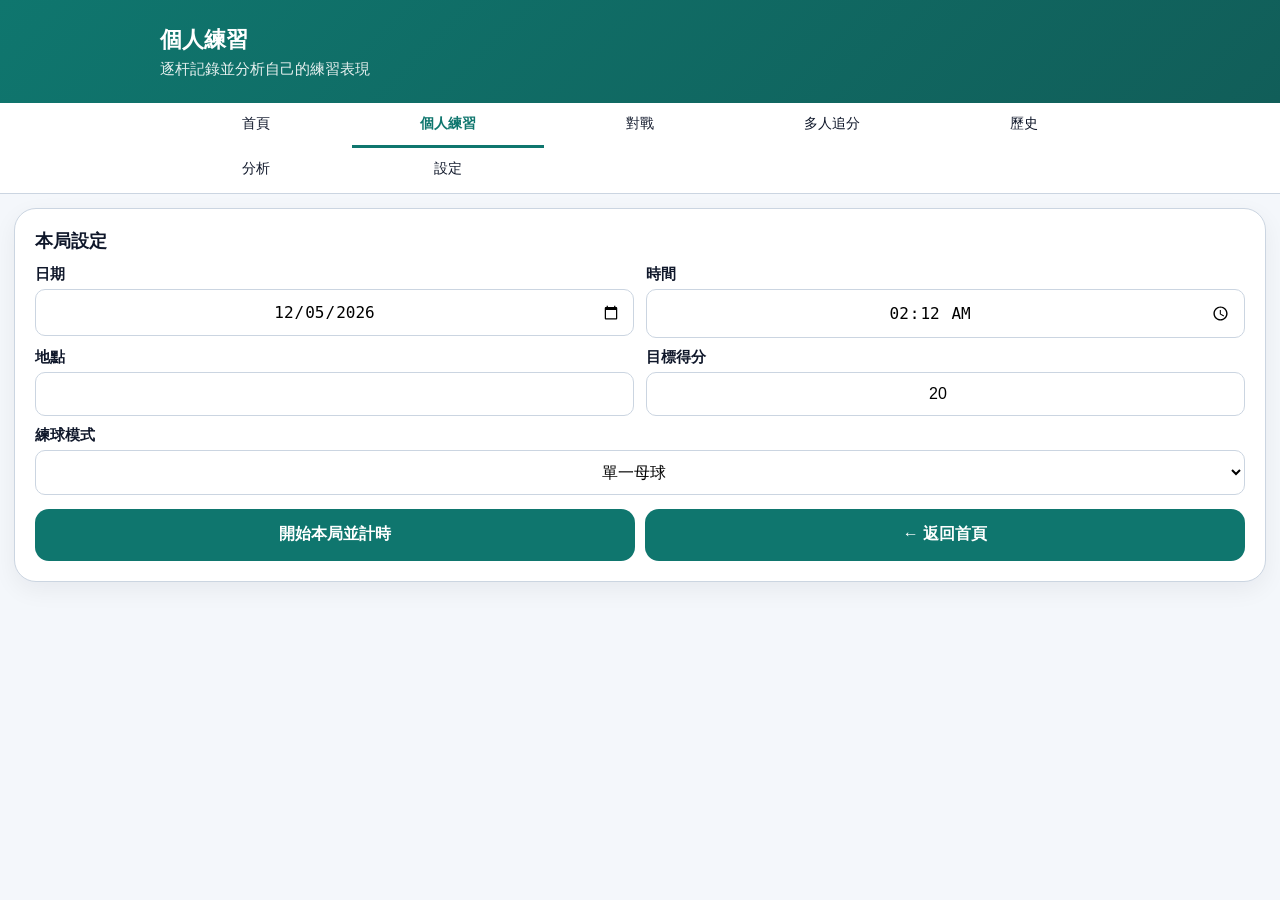
<file: game.html>
<!doctype html><html lang="zh-Hant"><head><meta charset="utf-8"><meta name="viewport" content="width=device-width,initial-scale=1,maximum-scale=1,user-scalable=no,viewport-fit=cover"><title>活動記錄｜3C Studio</title><link rel="stylesheet" href="css/style.css?v=5.4.1"><link rel="manifest" href="manifest.json"></head><body>
<header><div class="wrap"><h1 id="pageTitle">個人練習</h1><div class="sub" id="pageSubtitle">逐杆記錄並分析自己的練習表現</div></div></header>
<nav><div class="nav"><a href="index.html">首頁</a><a id="practiceNav" href="game.html?mode=practice">個人練習</a><a href="scoreboard.html">對戰</a><a id="multiNav" href="game.html?mode=multiplayer">多人追分</a><a href="history.html">歷史</a><a href="analytics.html">分析</a><a href="settings.html">設定</a></div></nav>
<main>
<section class="card" id="setup"><h2>本局設定</h2>
<div class="setup-fields-grid" id="mainSetupGrid">
  <div><label>日期</label><input type="date" id="gameDate"></div>
  <div><label>時間</label><input type="time" id="gameTime"></div>
  <div><label>地點</label><input id="venue"></div>
  <div id="targetField"><label>目標得分</label><input type="number" id="targetScore" min="1" value="20"></div>
</div>
    <input type="hidden" id="activityType" value="獨自練球">

<div id="starterFields" class="hidden" style="margin-top:10px">
  <label for="starterSelect">先開始的球員</label>
  <select id="starterSelect" onchange="applyStarterToOrder()"></select>
</div>
<div id="practice" style="margin-top:10px"><label>練球模式</label><select id="practiceMode"><option>單一母球</option><option>白黃交錯</option><option>任意母球</option></select></div>
<div id="duelNames" class="hidden" style="margin-top:10px">
  <label>對手姓名</label>
  <input id="opponentName" placeholder="請輸入對手姓名" oninput="updateStarterOptions()">
  <div class="duel-starting-score-grid">
    <div>
      <label for="selfStartingScore">我的起始分數</label>
      <input type="number" id="selfStartingScore" value="0" min="0" inputmode="numeric">
    </div>
    <div>
      <label for="opponentStartingScore">對方起始分數</label>
      <input type="number" id="opponentStartingScore" value="0" min="0" inputmode="numeric">
    </div>
  </div>
  <div class="note">可用於讓分。例如對方讓我 5 分，就將「我的起始分數」設為 5。</div>
</div><div id="stake" class="hidden"><input type="hidden" id="stakeAmount"></div><div id="competition" class="hidden" style="margin-top:10px"><label>比賽名稱</label><input id="competitionName"></div>
<div id="multi" class="hidden" style="margin-top:10px">
      <label>依點選順序選擇球員</label>
      <div id="multiFavoritePlayers" class="multi-favorite-chips"></div>
      <div class="note self-participant-note">點選即加入並決定打擊順序；再次點選可取消。「我」是固定的個人選項，不會寫入常用球員。</div>
      <label style="margin-top:10px">其他參與者姓名</label>
      <input id="multiNames" placeholder="輸入其他參與者姓名，以逗號分隔" oninput="participantUI()">
      <label style="margin-top:10px">打擊順序</label>
      <div id="orders" class="participants"></div>

      <div class="wager-config-card">
        <div class="section-title-row"><h3>本局規則</h3><button type="button" class="mini-btn light" id="toggleWagerEditorButton" onclick="toggleWagerEditor()">編輯</button></div>
        <select id="wagerPreset" onchange="applyWagerPreset()">
          <option value="standard">50／50／100 ＋ 每顆東 10</option>
          <option value="threshold">50／50／100 ＋ 連 2 東 50、連 3 再東 50</option>
          <option value="none">一般紀錄（不計賭金）</option>
          <option value="custom">自訂規則</option>
        </select>
        <div id="wagerEditor" class="wager-editor hidden">
          <div class="section-title-row"><h3>賭金計算</h3><label class="switch-line"><input type="checkbox" id="wagerEnabled" checked onchange="markWagerCustom()"> 啟用</label></div>
          <div class="wager-tier-grid">
            <div><label>第 1 顆／每位</label><input type="number" id="wager1" min="0" value="50" oninput="markWagerCustom()"></div>
            <div><label>第 2 顆／每位</label><input type="number" id="wager2" min="0" value="50" oninput="markWagerCustom()"></div>
            <div><label>第 3 顆起／每位</label><input type="number" id="wager3" min="0" value="100" oninput="markWagerCustom()"></div>
          </div>
          <div class="note">第 4 顆以後固定沿用最後一級金額。</div>
          <h3>球台公費（東）</h3>
          <select id="tableFeeMode" onchange="renderFeeSettings();markWagerCustom()">
            <option value="perPoint">每得 1 顆固定東</option>
            <option value="threshold">連得級距東</option>
            <option value="none">不計算東</option>
          </select>
          <div id="feePerPointFields" style="margin-top:8px"><label>每顆東</label><input type="number" id="feePerPoint" min="0" value="10" oninput="markWagerCustom()"></div>
          <div id="feeThresholdFields" class="hidden" style="margin-top:8px">
            <div class="wager-tier-grid"><div><label>連中 2 顆東</label><input type="number" id="feeAt2" min="0" value="50" oninput="markWagerCustom()"></div><div><label>連中 3 顆再東</label><input type="number" id="feeAt3" min="0" value="50" oninput="markWagerCustom()"></div></div>
            <div class="note">採累進計算；連中 3 顆時會計入「連 2」及「連 3」兩筆。</div>
          </div>
        </div>
      </div>
    </div>
<div class="setup-action-row"><button type="button" onclick="startGame()">開始本局並計時</button><a class="button-link" href="index.html">← 返回首頁</a></div>
    </section>



<section class="card hidden" id="runTotalPanel">
  <h2 id="runModeTitle">整杆快速紀錄</h2>
  <p class="flow-hint secondary-info" id="runModeHint">一整杆結束、回到座位後，再一次輸入本杆總得分。</p>

  <div id="currentPlayerCard" class="current-player-card hidden">
    <div class="current-player-label">目前球員</div>
    <div class="current-player-name" id="currentPlayerName">—</div>
    <div class="current-player-summary-note" id="currentPlayerTimer">單次擊球時間 00:00</div>
  </div>

  <div class="match-scoring-block">
    <div class="caption">本杆總得分</div>
    <div class="score" id="quickRunPoints">0</div>

    <div class="quick-run-buttons">
      <button type="button" class="quick-plus scoring-action" onclick="adjustQuickRun(1)">+1</button>
      <button type="button" class="quick-minus scoring-action" onclick="adjustQuickRun(-1)">−1</button>
    </div>

    <div class="quick-score-presets">
      <button type="button" class="scoring-action" onclick="setQuickRun(0)">0</button>
      <button type="button" class="scoring-action" onclick="setQuickRun(1)">1</button>
      <button type="button" class="scoring-action" onclick="setQuickRun(2)">2</button>
      <button type="button" class="scoring-action" onclick="setQuickRun(3)">3</button>
      <button type="button" class="scoring-action" onclick="setQuickRun(4)">4</button>
      <button type="button" class="scoring-action" onclick="setQuickRun(5)">5</button>
    </div>

    <button type="button" class="commit-full scoring-action" id="quickCommitButton" onclick="commitQuickRun()">完成本杆</button>
    <div class="match-secondary-actions">
      <button type="button" class="pause-full scoring-action" id="quickPauseButton" onclick="togglePause()">暫停時間</button>
      <button type="button" class="undo-full scoring-action" id="quickUndoButton" onclick="undoQuick()">↶ 上一步</button>
    </div>
  </div>

  <div class="duel-inline-board hidden" id="duelInlineBoard">
    <h3>雙方即時得分</h3>
    <div class="duel-scoreboard" id="duelScoreboard"></div>
  </div>

  <div class="metrics" id="quickMetrics">
    <div class="metric"><div class="ml">目前總分</div><div class="mv" id="quickTotal">0</div></div>
    <div class="metric"><div class="ml">已完成杆數</div><div class="mv" id="quickShots">0</div></div>
    <div class="metric"><div class="ml">目前 AVG</div><div class="mv" id="quickAvg">0.000</div></div>
    <div class="metric"><div class="ml">單次擊球時間</div><div class="mv" id="quickActionClock">00:00</div></div>
  </div>

  <div class="progress"><div class="bar" id="quickBar"></div></div>
  <div class="caption" id="quickProgressText">0 / 20</div>

  <div id="quickReached" class="banner hidden">已達成目標得分！</div>

  <div class="finish-controls">
    <button type="button" class="finish-full scoring-action" onclick="finishQuick()">完成並儲存本局</button>
    <button type="button" class="cancel-full scoring-action" onclick="cancelGame()">取消本局</button>
  </div>
</section>

<section class="card live hidden" id="live">
<h2>即時計分</h2>
<p class="flow-hint">得分時按 +1；本杆結束時按「下一杆」。達到目標分數後會自動顯示本局摘要。</p>

<div class="caption current-run-caption">第 <span id="inn">1</span> 杆目前得分</div>
<div class="score" id="current">0</div>

<div class="score-adjust-buttons">
  <button type="button" class="score-plus scoring-action" aria-label="目前這一杆加一分" onclick="adjust(1)">+1</button>
  <button type="button" class="score-minus scoring-action" aria-label="目前這一杆減一分" onclick="adjust(-1)">−1</button>
</div>

<div class="practice-control-grid">
  <button type="button" class="commit-full scoring-action" onclick="commitInn()">下一杆 →</button>
  <button type="button" class="undo-full scoring-action" id="undoButton" onclick="undo()">↶ 上一步</button>
  <button type="button" class="pause-full scoring-action" id="livePauseButton" onclick="togglePause()">暫停時間</button>
  <button type="button" class="cancel-full scoring-action" onclick="cancelGame()">取消本局</button>
</div>

<div class="metrics live-metrics-below">
  <div class="metric"><div class="ml">目前得分</div><div class="mv" id="total">0</div></div>
  <div class="metric"><div class="ml">杆數</div><div class="mv" id="shots">0</div></div>
  <div class="metric"><div class="ml">得分率</div><div class="mv" id="avg">0.000</div></div>
  <div class="metric"><div class="ml">單次擊球時間</div><div class="mv" id="shotClock">00:00</div></div>
</div>

<div class="progress"><div class="bar" id="bar"></div></div>
<div class="caption" id="progressText">0 / 20</div>
<div id="reached" class="banner hidden">已達成目標得分！</div>
</section>

<section class="card hidden secondary-info" id="list"><h2>已記錄出杆</h2><p class="note">每列代表一個 inning／整杆。「本杆時間」是從該球員開始本杆，到按下下一杆、下一位或換對手為止的有效時間；單顆擊球時間另存於節奏分析。</p>
<div class="score-history" id="chips"></div>
<div class="table"><table><thead><tr><th>杆次</th><th>得分</th><th>本杆時間</th><th>累積分</th><th>AVG</th></tr></thead><tbody id="tbody"></tbody></table></div></section>

<section class="hidden" id="duelSummaryCard"></section>
<section class="card hidden" id="multiplayerBoardCard">
  <div class="section-title-row"><h2>多人追分記分板</h2><button type="button" class="mini-btn light" onclick="openPlayerManager()">球員管理</button></div>
  <div class="round-status" id="roundStatus">第 1 輪</div>
  <div id="rosterChangeNotice" class="roster-change-notice hidden"></div>
  <div class="scoreboard-list" id="multiplayerBoard"></div>
  <div class="money-summary" id="moneySummary"></div>
</section>
<section class="card hidden" id="playerManagerCard">
  <div class="section-title-row"><h2>下一輪球員管理</h2><button type="button" class="mini-btn light" onclick="closePlayerManager()">關閉</button></div>
  <div class="note">新增、離席、重新加入及重新排序，都會等本輪所有球員擊球完後，從下一輪開始生效。</div>
  <div id="pendingChangeBanner" class="pending-change-banner">目前沒有待生效變更</div>

  <h3 class="manager-subtitle">本輪球員</h3>
  <div id="currentRoundRoster" class="current-round-roster"></div>

  <h3 class="manager-subtitle">新增球員</h3>
  <label>常用球員</label>
  <div id="managerFavoritePlayers" class="manager-player-chips"></div>
  <label style="margin-top:10px">最近一起打球</label>
  <div id="managerRecentPlayers" class="manager-player-chips"></div>
  <label style="margin-top:10px">手動新增</label>
  <div class="inline-add-row"><input id="newRoundPlayerName" placeholder="輸入姓名"><button type="button" onclick="addPendingPlayer()">新增</button></div>

  <h3 class="manager-subtitle">下一輪待生效名單與順序</h3>
  <div id="nextRoundRoster" class="next-roster-list"></div>
  <div class="setup-action-row"><button type="button" onclick="savePendingRoster()">儲存下一輪設定</button><button type="button" class="light" onclick="resetPendingRoster()">取消變更</button></div>
</section>
<section class="card hidden secondary-info" id="playerSummaryCard">
  <h2>參與者成績</h2>
  <div class="table">
    <table>
      <thead><tr><th>順序</th><th>姓名</th><th>總分</th><th>杆數</th><th>AVG</th><th>High Run</th><th>賭金</th><th>東</th><th>淨額</th></tr></thead>
      <tbody id="playerSummaryBody"></tbody>
    </table>
  </div>
</section>
</main>
<div class="studio-summary-overlay hidden" id="gameSummaryOverlay">
  <div class="studio-summary-card">
    <div class="eyebrow teal">ACTIVITY SUMMARY</div>
    <h2 id="gameSummaryTitle">本局完成</h2>
    <div class="studio-summary-score" id="gameSummaryScore">20 / 20</div>
    <div class="studio-summary-grid" id="gameSummaryStats"></div>
    <div class="result-question">是否保留本局紀錄？</div>
    <div class="studio-summary-actions">
      <button type="button" class="light" onclick="discardPendingGame()">不保留</button>
      <button type="button" onclick="savePendingGame()">保留紀錄</button>
    </div>
  </div>
</div>
<script src="js/common.js?v=5.4.1"></script><script>
let scores=[],cp=0,started=0,lastShotAt=0,timer=0,reachedAt=0;
let undoStack=[];
let inputMode="live";
let quickRunPoints=0;
let quickScores=[];
let quickUndoStack=[];
let participants=[];
let duelMode=false;
let activeParticipantIndex=0;
let participantStats={};
let actionTimerAt=0;
let actionTimingEvents=[];
let isPaused=false;
let pausedAt=0;
let totalPausedMs=0;
let quickInningStartedAt=0;
let quickReachedAt=0;
let roundNumber=1;
let pendingRoster=null;
let draftRoster=null;
let rosterEvents=[];
let moneyLedger=[];
let houseFund=0;
let favoritePlayerNames=[];
let recentPlayerNames=[];
let commitInProgress=false;
const MAX_UNDO_STATES=100;

function cloneScores(value){
 return value.map(item=>({...item}));
}

function captureState(){
 return{
   scores:cloneScores(scores),
   cp,
   lastShotAt,
   reachedAt
 };
}

function pushUndoState(){
 undoStack.push(captureState());
 if(undoStack.length>MAX_UNDO_STATES)undoStack.shift();
 updateUndoButton();
}

function restoreState(state){
 scores=cloneScores(state.scores);
 cp=state.cp;
 lastShotAt=state.lastShotAt;
 reachedAt=state.reachedAt;
 reached.classList.toggle('hidden',!reachedAt);
 updateUndoButton();
 draw();
}

function updateUndoButton(){
 const button=document.getElementById('undoButton');
 if(button)button.disabled=undoStack.length===0;
}

function effectiveNow(){
 return isPaused&&pausedAt ? pausedAt : Date.now();
}

function activeElapsedMs(fromTimestamp){
 if(!fromTimestamp)return 0;
 return Math.max(0,effectiveNow()-fromTimestamp-totalPausedMs);
}

function resetActionTimer(actionType, details={}){
 if(isPaused)return;
 const now=Date.now();
 if(actionTimerAt){
   actionTimingEvents.push({
     sequence:actionTimingEvents.length+1,
     actionType,
     intervalSeconds:Math.max(0,Math.round((now-actionTimerAt)/1000)),
     elapsedSeconds:started?seconds():0,
     playerName:(participants[activeParticipantIndex]?.name)||'我',
     ...details
   });
 }
 actionTimerAt=now;
}

function updatePauseButtons(){
 const text=isPaused?'繼續計時':'暫停時間';
 const liveButton=document.getElementById('livePauseButton');
 const quickButton=document.getElementById('quickPauseButton');
 if(liveButton)liveButton.textContent=text;
 if(quickButton)quickButton.textContent=text;
 document.body.classList.toggle('game-paused',isPaused);
}

function togglePause(){
 if(!started)return;
 if(!isPaused){
   isPaused=true;
   pausedAt=Date.now();
   clearInterval(timer);
 }else{
   const now=Date.now();
   const pausedDuration=Math.max(0,now-pausedAt);
   totalPausedMs+=pausedDuration;
   if(actionTimerAt)actionTimerAt+=pausedDuration;
   if(lastShotAt)lastShotAt+=pausedDuration;
   if(quickInningStartedAt)quickInningStartedAt+=pausedDuration;
   isPaused=false;
   pausedAt=0;
   clearInterval(timer);
   timer=setInterval(updateActiveClock,500);
 }
 updatePauseButtons();
 updateActiveClock();
}


function updateActiveClock(){
  if(inputMode==="live"){
    draw();
  }else{
    drawQuick();
  }
}

function currentActionSeconds(){
 return actionTimerAt?Math.max(0,Math.floor((effectiveNow()-actionTimerAt)/1000)):0;
}

function updateStarterOptions(){
 const type=activityType.value;
 const current=starterSelect.value;
 let names=[];
 if(['單打無賭注','單打有賭注','正式比賽'].includes(type)){
   names=['我',opponentName.value.trim()||'對手'];
 }
 starterSelect.innerHTML=names.map(name=>`<option value="${escapeHTML(name)}">${escapeHTML(name)}</option>`).join('');
 if(names.includes(current))starterSelect.value=current;
 starterFields.classList.toggle('hidden',type==='多人追分'||names.length===0);
}


function applyActivityRoute(){
  const mode=new URLSearchParams(location.search).get('mode')||'practice';
  const multiplayer=mode==='multiplayer';
  activityType.value=multiplayer?'多人追分':'獨自練球';
  pageTitle.textContent=multiplayer?'多人追分':'個人練習';
  pageSubtitle.textContent=multiplayer
    ?'依打擊順序輪替，記錄每位參與者的得分'
    :'逐杆記錄並分析自己的練習表現';
  practiceNav.classList.toggle('active',!multiplayer);
  multiNav.classList.toggle('active',multiplayer);
  activityUI();
  if(multiplayer)participantUI();
}

function activityUI(){
 const t=activityType.value;
 practice.classList.toggle('hidden',t!=='獨自練球');
 duelNames.classList.add('hidden');
 stake.classList.toggle('hidden',t!=='多人追分');
 competition.classList.add('hidden');
 multi.classList.toggle('hidden',t!=='多人追分');
 const isMulti=t==='多人追分';
 targetField.classList.toggle('hidden',isMulti);
 mainSetupGrid.classList.toggle('multiplayer-layout',isMulti);

 const descriptions={
  '獨自練球':'逐次按 +1，失誤時提交本杆，可分析細部出杆節奏。',
  '多人追分':'每位球員下台後輸入整杆得分，系統依打擊次序自動輪替。'
 };
 updateStarterOptions();
}

function populateMultiFavoritePlayers(players){
 const box=document.getElementById('multiFavoritePlayers');
 if(!box)return;
 const all=['我',...players.filter(name=>name&&name!=='我')];
 box.innerHTML=all.map(name=>`<button type="button" class="multi-favorite-chip ${name==='我'?'self-choice':''}" data-player="${escapeHTML(name)}" onclick="toggleMultiFavoritePlayer(this.dataset.player)"><span class="chip-order-badge"></span><span>${escapeHTML(name)}</span>${name==='我'?'<small>本人</small>':''}</button>`).join('');
 syncMultiFavoriteChips();
}
function toggleMultiFavoritePlayer(name){
 const current=orderedParticipantNames();
 const index=current.indexOf(name);
 if(index>=0)current.splice(index,1);else current.push(name);
 renderParticipantOrder(current);
 multiNames.value=current.filter(n=>n!=='我').join('、');
 syncMultiFavoriteChips();
}
function syncMultiFavoriteChips(){
 const current=orderedParticipantNames();
 document.querySelectorAll('.multi-favorite-chip').forEach(btn=>{
   const order=current.indexOf(btn.dataset.player)+1;
   btn.classList.toggle('selected',order>0);
   const badge=btn.querySelector('.chip-order-badge');
   if(badge)badge.textContent=order>0?String(order):'';
 });
}

function orderedParticipantNames(){
 return [...orders.querySelectorAll('input[data-name]')]
   .map((input,index)=>({name:input.dataset.name,order:Number(input.value)||999,index}))
   .filter(item=>item.name)
   .sort((a,b)=>a.order-b.order||a.index-b.index)
   .map(item=>item.name);
}
function renderParticipantOrder(names){
 const unique=names.filter((name,index,array)=>name&&array.indexOf(name)===index);
 orders.innerHTML=unique.length
   ?unique.map((n,i)=>`<div class="participant ${n==='我'?'self-participant':''}"><input type="hidden" value="${i+1}" data-name="${escapeHTML(n)}"><div class="participant-order-number">${i+1}</div><div>${escapeHTML(n)}${n==='我'?' <span class="self-participant-badge">個人紀錄</span>':''}</div></div>`).join('')
   :'<div class="note">尚未選擇參與者，請依序點選上方球員。</div>';
 starterSelect.value=unique[0]||'';
 syncMultiFavoriteChips();
}
function applyStarterToOrder(){ }
function syncOrderFromInputs(){ }
function participantUI(){
 const previousOrder=orderedParticipantNames();
 const typed=multiNames.value.split(/[,，、\n]/).map(x=>x.trim()).filter(Boolean).filter((name,index,array)=>name!=='我'&&array.indexOf(name)===index);
 const favoriteNames=[...document.querySelectorAll('.multi-favorite-chip:not(.self-choice)')].map(btn=>btn.dataset.player);
 const selectedFavorites=previousOrder.filter(name=>favoriteNames.includes(name));
 const selfSelected=previousOrder.includes('我');
 const manualPrevious=previousOrder.filter(name=>name!=='我'&&!favoriteNames.includes(name)&&typed.includes(name));
 const newlyTyped=typed.filter(name=>!previousOrder.includes(name));
 const next=[];
 previousOrder.forEach(name=>{
   if(name==='我'&&selfSelected)next.push(name);
   else if(favoriteNames.includes(name)&&selectedFavorites.includes(name))next.push(name);
   else if(manualPrevious.includes(name))next.push(name);
 });
 next.push(...newlyTyped);
 renderParticipantOrder(next);
}
function meta(){const t=activityType.value;if(t==='獨自練球')return{practiceMode:practiceMode.value};if(t==='單打無賭注')return{selfName:'我',opponentName:opponentName.value.trim()||'對手',starterName:starterSelect.value,selfStartingScore:Number(selfStartingScore.value)||0,opponentStartingScore:Number(opponentStartingScore.value)||0};if(t==='單打有賭注')return{selfName:'我',opponentName:opponentName.value.trim()||'對手',stakeAmount:stakeAmount.value,starterName:starterSelect.value,selfStartingScore:Number(selfStartingScore.value)||0,opponentStartingScore:Number(opponentStartingScore.value)||0};if(t==='正式比賽')return{competitionName:competitionName.value,selfName:'我',opponentName:opponentName.value.trim()||'對手',starterName:starterSelect.value,selfStartingScore:Number(selfStartingScore.value)||0,opponentStartingScore:Number(opponentStartingScore.value)||0};return{stakeAmount:stakeAmount.value,starterName:starterSelect.value,participants:[...orders.querySelectorAll('input')].map(x=>({name:x.dataset.name,order:Number(x.value)})).sort((a,b)=>a.order-b.order),wagerRules:getWagerRules()}}
function startGame(){
 if(Number(targetScore.value)<1)return alert('請輸入目標得分');
 inputMode=gameInputMode(activityType.value);
 scores=[];cp=0;reachedAt=0;undoStack=[];
 quickRunPoints=0;quickScores=[];quickUndoStack=[];
 participants=[];activeParticipantIndex=0;participantStats={};actionTimingEvents=[];actionTimerAt=0;isPaused=false;pausedAt=0;totalPausedMs=0;roundNumber=1;pendingRoster=null;draftRoster=null;rosterEvents=[];moneyLedger=[];houseFund=0;quickReachedAt=0;
 duelMode=false;

 if(activityType.value==='多人追分'){
   participants=[...orders.querySelectorAll('input')]
     .map(x=>({name:x.dataset.name,order:Number(x.value)||0,role:x.dataset.name==='我'?'self':'participant'}))
     .filter(x=>x.name)
     .sort((a,b)=>a.order-b.order);
   if(!participants.length)return alert('請至少輸入一位參與者姓名');
 }else if(duelMode){
   const opponent=opponentName.value.trim();
   if(!opponent)return alert('請輸入對手姓名');
   participants=[
     {name:'我',order:1,role:'self'},
     {name:opponent,order:2,role:'opponent'}
   ];
 }

 if(activityType.value==='多人追分'||duelMode){
   participants.forEach(p=>{
     const startingScore=duelMode
       ?(p.role==='self'?(Number(selfStartingScore.value)||0):(Number(opponentStartingScore.value)||0))
       :0;
     participantStats[p.name]={scores:[],startingScore,totalPoints:startingScore,totalShots:0,highRun:0,wagerNet:0,tableFee:0,grossWon:0,grossPaid:0};
   });
   const selectedStarter=activityType.value==='多人追分'?(participants[0]?.name||''):starterSelect.value;
   const selectedIndex=participants.findIndex(p=>p.name===selectedStarter);
   activeParticipantIndex=selectedIndex>=0?selectedIndex:0;
 }

 started=Date.now();lastShotAt=started;actionTimerAt=started;quickInningStartedAt=started;updatePauseButtons();
 clearInterval(timer);timer=setInterval(updateActiveClock,500);
 setup.classList.add('hidden');document.body.classList.remove('pro-mode');

 if(inputMode==='live'){
   live.classList.remove('hidden');
   list.classList.remove('hidden');
   runTotalPanel.classList.add('hidden');
   playerSummaryCard.classList.add('hidden');multiplayerBoardCard.classList.add('hidden');
   duelSummaryCard.classList.add('hidden');duelInlineBoard.classList.add('hidden');
 }else{
   live.classList.add('hidden');
   list.classList.remove('hidden');
   runTotalPanel.classList.remove('hidden');
   playerSummaryCard.classList.toggle('hidden',activityType.value!=='多人追分');multiplayerBoardCard.classList.toggle('hidden',activityType.value!=='多人追分');playerManagerCard.classList.add('hidden');
   duelSummaryCard.classList.add('hidden');duelInlineBoard.classList.toggle('hidden',!duelMode);
   prepareQuickMode();
 }
 updateUndoButton();updateQuickUndoButton();updateActiveClock();
}
function adjust(d){
 if(isPaused)return;
 const next=Math.max(0,cp+d);
 if(next===cp)return;
 pushUndoState();
 cp=next;
 resetActionTimer(d>0?'得分+1':'得分-1',{pointsAfter:cp,inn:scores.length+1});
 draw()
}
function commitInn(){
 if(isPaused)return;
 pushUndoState();
 const now=Date.now();
 const shotTime=Math.max(0,Math.round((now-lastShotAt)/1000));
 const elapsed=seconds();
 scores.push({inn:scores.length+1,points:cp,shotTimeSeconds:shotTime,inningTimeSeconds:shotTime,elapsedSeconds:elapsed});
 resetActionTimer('完成本杆',{runPoints:cp,inn:scores.length});
 cp=0;lastShotAt=now;
 const s=stats(scores);
 if(!reachedAt&&s.totalPoints>=Number(targetScore.value)){
   reachedAt=now;
   reached.classList.remove('hidden');
   draw();
   setTimeout(()=>showGameSummary(record()),120);
   return;
 }
 draw()
}
function undo(){
 if(isPaused)return;
 if(!undoStack.length)return;
 const previous=undoStack.pop();
 restoreState(previous);
 resetActionTimer('上一步');
}

function prepareQuickMode(){
 const t=activityType.value;
 runModeTitle.textContent=t==='多人追分'?'多人追分快速紀錄':(duelMode?'雙方對戰快速紀錄':'整杆快速紀錄');
 runModeHint.textContent=t==='多人追分'
   ?'每位參與者下台後輸入整杆得分，系統會依照設定順序自動輪替。'
   :(duelMode?'每位球員下台後輸入整杆得分，系統會自動切換到另一位球員。':'一整杆結束、回到座位後，再一次輸入本杆總得分。');
 currentPlayerCard.classList.toggle('hidden',!(t==='多人追分'||duelMode));
 if(duelMode)quickCommitButton.textContent='換對手 →';else if(t==='多人追分')quickCommitButton.textContent='下一位 →';else quickCommitButton.textContent='完成本杆';
}

function captureQuickState(){
 return{
  quickRunPoints,
  quickScores:quickScores.map(x=>({...x})),
  activeParticipantIndex,
  participantStats:JSON.parse(JSON.stringify(participantStats)),
  quickInningStartedAt,
  participants:JSON.parse(JSON.stringify(participants)),
  roundNumber,
  pendingRoster:pendingRoster?JSON.parse(JSON.stringify(pendingRoster)):null,
  rosterEvents:JSON.parse(JSON.stringify(rosterEvents)),
  moneyLedger:JSON.parse(JSON.stringify(moneyLedger)),
  houseFund
 };
}

function pushQuickUndo(){
 quickUndoStack.push(captureQuickState());
 if(quickUndoStack.length>100)quickUndoStack.shift();
 renderMultiplayerBoard();
 updateQuickUndoButton();
}

function updateQuickUndoButton(){
 const b=document.getElementById('quickUndoButton');
 if(b)b.disabled=quickUndoStack.length===0;
}

function adjustQuickRun(delta){
 if(isPaused)return;
 const next=Math.max(0,quickRunPoints+delta);
 if(next===quickRunPoints)return;
 pushQuickUndo();
 quickRunPoints=next;
 resetActionTimer(delta>0?'快速加分+1':'快速減分-1',{runPointsAfter:quickRunPoints});
 drawQuick();
}

function setQuickRun(value){
 if(isPaused)return;
 if(quickRunPoints===value)return;
 pushQuickUndo();
 quickRunPoints=value;
 resetActionTimer('快捷分數',{selectedPoints:value});
 drawQuick();
}

function commitQuickRun(){
 if(isPaused||commitInProgress)return;
 commitInProgress=true;
 const commitButton=document.getElementById('quickCommitButton');
 commitButton?.classList.add('press-feedback');

 const currentParticipant=participants[activeParticipantIndex];
 if(!currentParticipant){commitInProgress=false;commitButton?.classList.remove('press-feedback');return;}

 const completedPlayerName=currentParticipant.name;
 const completedPoints=quickRunPoints;
 const now=Date.now();
 const elapsed=seconds();
 const inningTimeSeconds=quickInningStartedAt
   ?Math.max(0,Math.round((now-quickInningStartedAt)/1000))
   :0;

 // 使用現有且正確的 undo 函式。
 pushQuickUndo();

 const common={
   inn:quickScores.length+1,
   points:completedPoints,
   elapsedSeconds:elapsed,
   shotTimeSeconds:inningTimeSeconds,
   inningTimeSeconds,
   playerName:completedPlayerName
 };

 // 先更新總紀錄與該球員統計。
 quickScores.push(common);

 if(activityType.value==='多人追分'||duelMode){
   const ps=participantStats[completedPlayerName];
   if(!ps){commitInProgress=false;commitButton?.classList.remove('press-feedback');return;}
   ps.scores.push({...common});
   ps.totalPoints+=completedPoints;
   ps.totalShots+=1;
   ps.highRun=Math.max(ps.highRun,completedPoints);
 }

 resetActionTimer(
   duelMode?'換對手':(activityType.value==='多人追分'?'下一位':'完成本杆'),
   {runPoints:completedPoints,completedPlayerName,inningTimeSeconds}
 );

 // 多人追分：依本輪鎖定名單計算逐顆賭金與東。
 if(activityType.value==='多人追分')applyRunFinancials(completedPlayerName,completedPoints,common);

 // 清空本杆分數，切換下一位；名單變動僅在完整輪次結束後生效。
 quickRunPoints=0;

 if(activityType.value==='多人追分'){
   const completedRound=activeParticipantIndex===participants.length-1;
   if(completedRound){
     applyPendingRosterAtRoundBoundary();
     roundNumber+=1;
     activeParticipantIndex=0;
   }else activeParticipantIndex+=1;
 }else if(duelMode){
   activeParticipantIndex=(activeParticipantIndex+1)%participants.length;
 }

 quickInningStartedAt=Date.now();

 if(!quickReachedAt){
   const reached=(activityType.value==='多人追分'||duelMode)
     ?participants.some(p=>(participantStats[p.name]?.totalPoints||0)>=Number(targetScore.value||30))
     :quickScores.reduce((sum,row)=>sum+Number(row.points||0),0)>=Number(targetScore.value||30);
   if(reached){
     quickReachedAt=Date.now();
     drawQuick();
     updateQuickUndoButton();
     setTimeout(()=>showGameSummary(quickRecord()),120);
     setTimeout(()=>{commitInProgress=false;commitButton?.classList.remove('press-feedback')},180);
     return;
   }
 }

 // 同一輪立即更新目前球員、記分板、統計與表格。
 drawQuick();
 updateQuickUndoButton();
 setTimeout(()=>{commitInProgress=false;commitButton?.classList.remove('press-feedback')},180);
}

function undoQuick(){
 if(isPaused)return;
 if(!quickUndoStack.length)return;
 const prev=quickUndoStack.pop();
 quickRunPoints=prev.quickRunPoints;
 quickScores=prev.quickScores.map(x=>({...x}));
 activeParticipantIndex=prev.activeParticipantIndex;
 participantStats=JSON.parse(JSON.stringify(prev.participantStats));
 participants=prev.participants?JSON.parse(JSON.stringify(prev.participants)):participants;
 roundNumber=prev.roundNumber||1;
 pendingRoster=prev.pendingRoster?JSON.parse(JSON.stringify(prev.pendingRoster)):null;
 rosterEvents=prev.rosterEvents?JSON.parse(JSON.stringify(prev.rosterEvents)):[];
 moneyLedger=prev.moneyLedger?JSON.parse(JSON.stringify(prev.moneyLedger)):[];
 houseFund=Number(prev.houseFund||0);
 quickInningStartedAt=prev.quickInningStartedAt||Date.now();
 if(stats(quickScores).totalPoints<Number(targetScore.value)){
   reachedAt=0;quickReached.classList.add('hidden');
 }
 if(activityType.value==='多人追分'||duelMode)
 updateQuickUndoButton();drawQuick();
 resetActionTimer('上一步');
}




function money(value){return '$'+Math.round(Number(value||0)).toLocaleString('zh-TW')}
function signedMoney(value){const n=Math.round(Number(value||0));return (n>=0?'+':'−')+'$'+Math.abs(n).toLocaleString('zh-TW')}
function toggleWagerEditor(force){
 const editor=document.getElementById('wagerEditor');
 const button=document.getElementById('toggleWagerEditorButton');
 if(!editor)return;
 const show=typeof force==='boolean'?force:editor.classList.contains('hidden');
 editor.classList.toggle('hidden',!show);
 if(button)button.textContent=show?'收起':'編輯';
}
function applyWagerPreset(){
 const preset=document.getElementById('wagerPreset')?.value||'standard';
 const enabled=document.getElementById('wagerEnabled');
 if(preset==='custom'){toggleWagerEditor(true);return;}
 if(preset==='none'){
   if(enabled)enabled.checked=false;
   tableFeeMode.value='none';
 }else{
   if(enabled)enabled.checked=true;
   wager1.value=50;wager2.value=50;wager3.value=100;
   if(preset==='threshold'){
     tableFeeMode.value='threshold';feeAt2.value=50;feeAt3.value=50;
   }else{
     tableFeeMode.value='perPoint';feePerPoint.value=10;
   }
 }
 renderFeeSettings();
 toggleWagerEditor(false);
}
function markWagerCustom(){
 const preset=document.getElementById('wagerPreset');
 if(preset)preset.value='custom';
}
function getWagerRules(){
 return{enabled:!!document.getElementById('wagerEnabled')?.checked,tiers:[Number(wager1?.value||0),Number(wager2?.value||0),Number(wager3?.value||0)],tail:'last',feeMode:tableFeeMode?.value||'none',feePerPoint:Number(feePerPoint?.value||0),feeThresholds:{2:Number(feeAt2?.value||0),3:Number(feeAt3?.value||0)}};
}
function renderFeeSettings(){
 const mode=tableFeeMode.value;
 feePerPointFields.classList.toggle('hidden',mode!=='perPoint');
 feeThresholdFields.classList.toggle('hidden',mode!=='threshold');
}
function wagerRateForPoint(index,rules){const t=rules.tiers||[];return Number(t[Math.min(index-1,t.length-1)]||0)}
function feeForPoint(index,rules){if(rules.feeMode==='perPoint')return Number(rules.feePerPoint||0);if(rules.feeMode==='threshold')return Number(rules.feeThresholds?.[index]||0);return 0}
function ensurePlayerStats(name){
 if(!participantStats[name])participantStats[name]={scores:[],startingScore:0,totalPoints:0,totalShots:0,highRun:0,wagerNet:0,tableFee:0,grossWon:0,grossPaid:0};
 return participantStats[name];
}
function applyRunFinancials(scorerName,points,scoreRecord){
 const rules=getWagerRules();
 if(!rules.enabled||points<=0)return;
 const payers=participants.filter(p=>p.name!==scorerName).map(p=>p.name);
 const scorer=ensurePlayerStats(scorerName);
 let gross=0,fee=0;
 for(let i=1;i<=points;i++){
   const rate=wagerRateForPoint(i,rules), pointGross=rate*payers.length, pointFee=feeForPoint(i,rules);
   gross+=pointGross;fee+=pointFee;
   scorer.wagerNet+=pointGross;scorer.grossWon+=pointGross;scorer.tableFee+=pointFee;houseFund+=pointFee;
   payers.forEach(name=>{const ps=ensurePlayerStats(name);ps.wagerNet-=rate;ps.grossPaid+=rate});
   moneyLedger.push({type:'score',round:roundNumber,playerName:scorerName,runPoint:i,rate,payers:[...payers],gross:pointGross,tableFee:pointFee,createdAt:new Date().toISOString()});
 }
 scoreRecord.wagerGross=gross;scoreRecord.tableFee=fee;scoreRecord.wagerNet=gross-fee;scoreRecord.payers=[...payers];
}
function renderRoundAndMoney(){
 if(activityType.value!=='多人追分')return;
 if(roundStatus)roundStatus.textContent=`第 ${roundNumber} 輪｜本輪 ${participants.length} 人（名單與順序已鎖定）`;
 if(moneySummary){
   const pending=pendingRoster?`<div class="pending-mini">下一輪已有待生效變更</div>`:'';
   moneySummary.innerHTML=`<div><span>本局累計東</span><strong>${money(houseFund)}</strong></div>${pending}`;
 }
 const notice=document.getElementById('rosterChangeNotice');
 if(notice&&pendingRoster){notice.textContent=`🟠 第 ${roundNumber+1} 輪待生效｜${describePendingRoster()||'球員設定已更新'}`;notice.classList.remove('hidden','applied');notice.classList.add('pending')}
 else if(notice&&!notice.classList.contains('applied'))notice.classList.add('hidden');
 if(!playerManagerCard.classList.contains('hidden'))renderPlayerManager();
}
function rosterSnapshot(){return participants.map((p,i)=>({name:p.name,role:p.role|| (p.name==='我'?'self':'participant'),active:true,order:i+1}))}
function recentPlayersFromHistory(){
 try{
   const history=loadHistory().slice().reverse();
   const names=[];
   history.forEach(record=>{
     if(record.activityType!=='多人追分')return;
     (record.participants||[]).forEach(player=>{
       const name=String(player.name||'').trim();
       if(name&&name!=='我'&&!names.includes(name))names.push(name);
     });
   });
   return names.slice(0,16);
 }catch(e){return[]}
}
function openPlayerManager(){
 draftRoster=pendingRoster?JSON.parse(JSON.stringify(pendingRoster)):rosterSnapshot();
 recentPlayerNames=recentPlayersFromHistory();
 playerManagerCard.classList.remove('hidden');renderPlayerManager();
 playerManagerCard.scrollIntoView({behavior:'smooth',block:'start'});
}
function closePlayerManager(){playerManagerCard.classList.add('hidden')}
function renderManagerPlayerChips(container,names,emptyText){
 if(!container)return;
 const unique=names.filter((name,index,array)=>name&&name!=='我'&&array.indexOf(name)===index);
 container.innerHTML=unique.length?unique.map(name=>{
   const inDraft=draftRoster?.some(p=>p.name===name&&p.active!==false);
   return `<button type="button" class="manager-player-chip ${inDraft?'selected':''}" onclick="addPendingPlayerByName('${escapeHTML(name).replace(/'/g,"\'")}')" ${inDraft?'disabled':''}>${escapeHTML(name)}${inDraft?'<small>已加入</small>':''}</button>`;
 }).join(''):`<div class="note">${emptyText}</div>`;
}
function renderPlayerManager(){
 if(!draftRoster)draftRoster=pendingRoster?JSON.parse(JSON.stringify(pendingRoster)):rosterSnapshot();
 pendingChangeBanner.textContent=pendingRoster?`變更將於第 ${roundNumber+1} 輪生效`:`編輯後儲存，將於第 ${roundNumber+1} 輪生效`;
 currentRoundRoster.innerHTML=participants.map((p,i)=>`<div class="current-roster-item"><span>${i+1}</span><strong>${escapeHTML(p.name)}</strong>${i===activeParticipantIndex?'<small>目前擊球</small>':''}</div>`).join('');
 renderManagerPlayerChips(managerFavoritePlayers,favoritePlayerNames,'尚未設定常用球員');
 renderManagerPlayerChips(managerRecentPlayers,recentPlayerNames,'尚無最近的多人追分紀錄');
 nextRoundRoster.innerHTML=draftRoster.map((p,i)=>`<div class="next-roster-row ${p.active===false?'inactive':''}"><div class="participant-order-number">${p.active===false?'—':i+1}</div><div class="next-roster-name">${escapeHTML(p.name)}${p.newPlayer?' <span class="new-player-badge">新增</span>':''}${p.active===false?' <span class="leave-badge">下輪離席</span>':''}</div><div class="roster-actions"><button type="button" class="mini-btn light" onclick="moveDraftPlayer(${i},-1)" ${i===0?'disabled':''}>↑</button><button type="button" class="mini-btn light" onclick="moveDraftPlayer(${i},1)" ${i===draftRoster.length-1?'disabled':''}>↓</button><button type="button" class="mini-btn ${p.active===false?'':'danger'}" onclick="toggleDraftActive(${i})">${p.active===false?'重新加入':'下輪離席'}</button></div></div>`).join('')||'<div class="note">下一輪沒有球員</div>';
}
function addPendingPlayerByName(name){
 name=String(name||'').trim();if(!name)return;
 if(!draftRoster)draftRoster=rosterSnapshot();
 const existing=draftRoster.find(p=>p.name===name);
 if(existing)existing.active=true;
 else{ensurePlayerStats(name);draftRoster.push({name,role:name==='我'?'self':'participant',active:true,order:draftRoster.length+1,newPlayer:true})}
 renderPlayerManager();
}
function addPendingPlayer(){const name=newRoundPlayerName.value.trim();if(!name)return;addPendingPlayerByName(name);newRoundPlayerName.value=''}
function toggleDraftActive(i){if(!draftRoster?.[i])return;draftRoster[i].active=draftRoster[i].active===false?true:false;renderPlayerManager()}
function moveDraftPlayer(i,d){const j=i+d;if(!draftRoster||j<0||j>=draftRoster.length)return;[draftRoster[i],draftRoster[j]]=[draftRoster[j],draftRoster[i]];renderPlayerManager()}
function describePendingRoster(){
 if(!pendingRoster)return'';
 const current=participants.map(p=>p.name), next=pendingRoster.filter(p=>p.active!==false).map(p=>p.name);
 const added=next.filter(n=>!current.includes(n)), left=current.filter(n=>!next.includes(n));
 const reordered=next.filter(n=>current.includes(n)).join('|')!==current.filter(n=>next.includes(n)).join('|');
 return [added.length?`新增：${added.join('、')}`:'',left.length?`離席：${left.join('、')}`:'',reordered?'順序已調整':''].filter(Boolean).join('｜');
}
function savePendingRoster(){
 if(!draftRoster)return;
 const active=draftRoster.filter(p=>p.active!==false);
 if(active.length<2)return alert('下一輪至少需要 2 位在場球員');
 pendingRoster=draftRoster.map((p,i)=>({...p,order:i+1}));
 rosterEvents.push({type:'scheduled',effectiveRound:roundNumber+1,roster:JSON.parse(JSON.stringify(pendingRoster)),createdAt:new Date().toISOString()});
 renderRoundAndMoney();renderPlayerManager();
}
function resetPendingRoster(){pendingRoster=null;draftRoster=rosterSnapshot();renderPlayerManager();renderRoundAndMoney()}
function applyPendingRosterAtRoundBoundary(){
 if(!pendingRoster)return;
 const previous=participants.map(p=>p.name);
 participants=pendingRoster.filter(p=>p.active!==false).map((p,i)=>({name:p.name,role:p.role|| (p.name==='我'?'self':'participant'),order:i+1}));
 participants.forEach(p=>ensurePlayerStats(p.name));
 rosterEvents.push({type:'applied',round:roundNumber+1,previousRoster:previous,newRoster:participants.map(p=>p.name),createdAt:new Date().toISOString()});
 pendingRoster=null;draftRoster=null;
 showRosterAppliedNotice();
}
function showRosterAppliedNotice(){
 const notice=document.getElementById('rosterChangeNotice');if(!notice)return;
 notice.textContent='✓ 已套用下一輪設定';notice.classList.remove('hidden','pending');notice.classList.add('applied');
 setTimeout(()=>notice.classList.add('hidden'),2200);
}
function renderCurrentPlayerCard(){
 const card=document.getElementById('currentPlayerCard');
 const nameElement=document.getElementById('currentPlayerName');
 const timerElement=document.getElementById('currentPlayerTimer');
 if(!card||!nameElement)return;

 const shouldShow=activityType.value==='多人追分'||duelMode;
 card.classList.toggle('hidden',!shouldShow);

 if(!shouldShow)return;

 const current=participants[activeParticipantIndex];
 nameElement.textContent=current?.name||'—';

 if(timerElement){
   timerElement.textContent=isPaused
     ?'時間已暫停'
     :'單次擊球時間 '+duration(currentActionSeconds());
 }
}

function renderMultiplayerBoard(){
 const board=document.getElementById('multiplayerBoard');
 if(!board||activityType.value!=='多人追分')return;
 board.innerHTML=participants.map((p,index)=>{
   const ps=participantStats[p.name]||{totalPoints:0,totalShots:0,highRun:0,wagerNet:0,tableFee:0};
   const active=index===activeParticipantIndex;
   const net=Number(ps.wagerNet||0)-Number(ps.tableFee||0);
   return `<div class="scoreboard-row ${active?'active':''}">
     <div class="scoreboard-order">${index+1}</div>
     <div class="scoreboard-name">${escapeHTML(p.name)}${active?' <span class="active-player-indicator">目前</span>':''}<div class="scoreboard-money">賭金 ${signedMoney(ps.wagerNet||0)} · 東 ${money(ps.tableFee||0)}</div></div>
     <div><div class="scoreboard-score">${ps.totalPoints}</div><div class="scoreboard-net ${net>=0?'positive':'negative'}">${signedMoney(net)}</div></div>
   </div>`;
 }).join('');
}

function drawQuick(){
 const target=Number(targetScore.value)||0;
 let displayStats;

 if(activityType.value==='多人追分'||duelMode){
   const player=participants[activeParticipantIndex];
   const ps=player ? participantStats[player.name] : null;
   displayStats={
     totalPoints:Number(ps?.totalPoints||0),
     totalShots:Number(ps?.totalShots||0),
     avg:Number(ps?.totalShots ? (ps.totalPoints-Number(ps.startingScore||0))/ps.totalShots : 0),
     highRun:Number(ps?.highRun||0)
   };
 }else{
   displayStats=stats(quickScores);
 }

 quickTotal.textContent=displayStats.totalPoints;
 quickShots.textContent=displayStats.totalShots;
 quickAvg.textContent=Number(displayStats.avg||0).toFixed(3);
 quickActionClock.textContent=duration(currentActionSeconds());
 

 const quickRunPointsEl=document.getElementById('quickRunPoints');
 if(quickRunPointsEl)quickRunPointsEl.textContent=quickRunPoints;

 quickProgressText.textContent=`${displayStats.totalPoints} / ${target}`;
 quickBar.style.width=`${target?Math.min(100,displayStats.totalPoints/target*100):0}%`;

 let cumulative=0;
 const rows=quickScores.map(x=>{
   cumulative+=Number(x.points);
   return{...x,cumulative,runAvg:cumulative/x.inn}
 });
 tbody.innerHTML=rows.slice().reverse().map(x=>`<tr><td>${x.inn}${x.playerName?`<br><small>${escapeHTML(x.playerName)}</small>`:''}</td><td>${x.points}</td><td>${duration(x.inningTimeSeconds??x.shotTimeSeconds)}</td><td>${x.cumulative}</td><td>${x.runAvg.toFixed(3)}</td></tr>`).join('')||'<tr><td colspan="5">尚未記錄</td></tr>';

 chips.innerHTML=quickScores.slice(-12).reverse().map(x=>`<div class="score-chip"><small>${x.playerName?escapeHTML(x.playerName):'#'+x.inn}</small><strong>${x.points}</strong><small>${duration(x.inningTimeSeconds??x.shotTimeSeconds)}</small></div>`).join('');

 if(activityType.value==='多人追分'){
   playerSummaryBody.innerHTML=participants.map((p,index)=>{
     const ps=participantStats[p.name]||{totalPoints:0,totalShots:0,highRun:0,wagerNet:0,tableFee:0};
     const a=ps.totalShots?(ps.totalPoints-Number(ps.startingScore||0))/ps.totalShots:0;
     const activeClass=index===activeParticipantIndex?' class="active-player-row"':'';
     const net=Number(ps.wagerNet||0)-Number(ps.tableFee||0);return`<tr${activeClass}><td>${index+1}</td><td>${escapeHTML(p.name)}</td><td>${ps.totalPoints}</td><td>${ps.totalShots}</td><td>${a.toFixed(3)}</td><td>${ps.highRun}</td><td>${signedMoney(ps.wagerNet||0)}</td><td>${money(ps.tableFee||0)}</td><td>${signedMoney(net)}</td></tr>`;
   }).join('');
 }

 if(duelMode){
   duelScoreboard.innerHTML=participants.map((p,index)=>{
     const ps=participantStats[p.name]||{totalPoints:0,totalShots:0,highRun:0,wagerNet:0,tableFee:0};
     const a=ps.totalShots?(ps.totalPoints-Number(ps.startingScore||0))/ps.totalShots:0;
     const side=p.role==='self'?'我方':'對方';
     const start=Number(ps.startingScore||0);
     const earned=Number(ps.totalPoints||0)-start;
     return`<div class="duel-player-card ${index===activeParticipantIndex?'active':''}">
       <div class="duel-side-label">${side}</div>
       <div class="duel-player-name">${escapeHTML(p.name)}</div>
       <div class="duel-player-score">${ps.totalPoints} / ${target}</div>
       <div class="duel-score-breakdown">實得 ${earned}${start?` ＋ 讓分 ${start}`:''}</div>
       <div class="duel-player-stats">AVG ${a.toFixed(3)} · HR ${ps.highRun}</div>
     </div>`;
   }).join('');
 }

 updateQuickUndoButton();
 renderMultiplayerBoard();
 renderCurrentPlayerCard();
 renderRoundAndMoney();
}

function quickRecord(){
 const s=stats(quickScores);
 const runMetrics=runAnalysis([{scores:quickScores}]);
 const grouped=activityType.value==='多人追分'||duelMode;
 const participantRecords=grouped
   ?participants.map(p=>{
      const ps=participantStats[p.name]||{scores:[],totalPoints:0,totalShots:0,highRun:0};
      return{
        name:p.name,
        order:p.order,
        role:p.role||null,
        scores:ps.scores.map(x=>({...x})),
        startingScore:Number(ps.startingScore||0),
        earnedPoints:Number(ps.totalPoints||0)-Number(ps.startingScore||0),
        totalPoints:ps.totalPoints,
        totalShots:ps.totalShots,
        avg:ps.totalShots?ps.totalPoints/ps.totalShots:0,
        highRun:ps.highRun,
        wagerNet:Number(ps.wagerNet||0),
        tableFee:Number(ps.tableFee||0),
        netAmount:Number(ps.wagerNet||0)-Number(ps.tableFee||0),
        grossWon:Number(ps.grossWon||0),
        grossPaid:Number(ps.grossPaid||0)
      };
    })
   :[];

 let result=null;
 if(duelMode&&participantRecords.length===2){
   const self=participantRecords.find(p=>p.role==='self')||participantRecords[0];
   const opp=participantRecords.find(p=>p.role==='opponent')||participantRecords[1];
   result={
     selfName:self.name,
     opponentName:opp.name,
     selfStartingScore:Number(self.startingScore||0),
     opponentStartingScore:Number(opp.startingScore||0),
     selfEarnedPoints:Number(self.earnedPoints||0),
     opponentEarnedPoints:Number(opp.earnedPoints||0),
     selfScore:self.totalPoints,
     opponentScore:opp.totalPoints,
     outcome:self.totalPoints>opp.totalPoints?'勝':self.totalPoints<opp.totalPoints?'敗':'和'
   };
 }

 return{
  id:Date.now(),date:gameDate.value,time:gameTime.value,venue:venue.value,
  activityType:activityType.value,activityMeta:meta(),inputMode:'run-total',
  targetScore:Number(targetScore.value),scores:quickScores.map(x=>({...x})),
  totalPoints:grouped?null:s.totalPoints,
  totalShots:grouped?null:s.totalShots,
  avg:grouped?null:s.avg,
  highRun:grouped?null:s.highRun,
  zeroShots:grouped?null:s.zeroShots,
  zeroRate:grouped?null:s.zeroRate,
  durationSeconds:seconds(),
  targetCompleted:grouped
    ?participantRecords.some(p=>p.totalPoints>=Number(targetScore.value))
    :s.totalPoints>=Number(targetScore.value),
  targetReachedSeconds:reachedAt?Math.max(0,Math.floor((reachedAt-started-totalPausedMs)/1000)):null,
  totalGameSeconds:seconds(),
  totalPausedSeconds:Math.round(totalPausedMs/1000),
  actionTimingEvents:actionTimingEvents.map(x=>({...x})),
  runMetrics,
  participants:participantRecords,
  duelResult:result
 };
}

function finishQuick(){
 if(!quickScores.length)return alert('請至少記錄一杆');
 showGameSummary(quickRecord());
}

function seconds(){return started?Math.max(0,Math.floor((effectiveNow()-started-totalPausedMs)/1000)):0}
function currentShotSeconds(){return lastShotAt?Math.max(0,Math.floor((effectiveNow()-lastShotAt)/1000)):0}
function draw(){
 const s=stats(scores),t=Number(targetScore.value)||0;
 total.textContent=s.totalPoints;shots.textContent=s.totalShots;avg.textContent=s.avg.toFixed(3);
 shotClock.textContent=duration(currentActionSeconds());inn.textContent=scores.length+1;current.textContent=cp;
 progressText.textContent=`${s.totalPoints} / ${t}`;bar.style.width=`${t?Math.min(100,s.totalPoints/t*100):0}%`;
 let cumulative=0;
 const rows=scores.map(x=>{cumulative+=Number(x.points);return{...x,cumulative,runAvg:cumulative/x.inn}});
 tbody.innerHTML=rows.slice().reverse().map(x=>`<tr><td>${x.inn}</td><td>${x.points}</td><td>${duration(x.shotTimeSeconds)}</td><td>${x.cumulative}</td><td>${x.runAvg.toFixed(3)}</td></tr>`).join('')||'<tr><td colspan="5">尚未記錄</td></tr>';
 chips.innerHTML=scores.slice(-12).reverse().map(x=>`<div class="score-chip"><small>#${x.inn}</small><strong>${x.points}</strong><small>${duration(x.shotTimeSeconds)}</small></div>`).join('');
}
function record(){const s=stats(scores),ts=shotTimingStats([{scores}]);return{id:Date.now(),inputMode:'live',date:gameDate.value,time:gameTime.value,venue:venue.value,activityType:activityType.value,activityMeta:meta(),targetScore:Number(targetScore.value),scores:[...scores],totalPoints:s.totalPoints,totalShots:s.totalShots,avg:s.avg,highRun:s.highRun,zeroShots:s.zeroShots,zeroRate:s.zeroRate,durationSeconds:seconds(),averageShotTimeSeconds:ts.avg,targetCompleted:s.totalPoints>=Number(targetScore.value),targetReachedSeconds:reachedAt?Math.max(0,Math.floor((reachedAt-started-totalPausedMs)/1000)):null,totalGameSeconds:seconds(),totalPausedSeconds:Math.round(totalPausedMs/1000),actionTimingEvents:actionTimingEvents.map(x=>({...x})),wagerRules:getWagerRules(),moneyLedger:moneyLedger.map(x=>({...x})),rosterEvents:rosterEvents.map(x=>({...x})),houseFund,completedRounds:roundNumber-1,runMetrics:runAnalysis([{scores}])}}
function showGameSummary(r){
 pendingGameRecord=r;
 clearInterval(timer);
 const grouped=r.activityType==='多人追分';
 gameSummaryTitle.textContent=grouped?'多人追分完成':'個人練習完成';
 gameSummaryScore.textContent=grouped
   ?`${r.participants?.length||0} 位參與者`
   :`${r.totalPoints||0} / ${r.targetScore||0}`;
 const rows=grouped
   ?[
      ['輪替紀錄',r.scores?.length||0],
      ['參與者',r.participants?.length||0],
      ['目標分數',r.targetScore||0],
      ['耗時',duration(r.durationSeconds||0)]
    ]
   :[
      ['杆數',r.totalShots||0],
      ['AVG',Number(r.avg||0).toFixed(3)],
      ['High Run',r.highRun||0],
      ['耗時',duration(r.durationSeconds||0)]
    ];
 gameSummaryStats.innerHTML=rows.map(([label,value])=>`<div class="metric"><div class="ml">${label}</div><div class="mv">${value}</div></div>`).join('');
 gameSummaryOverlay.classList.remove('hidden');
}

function finish(){
 if(!scores.length)return alert('請至少記錄一杆');
 showGameSummary(record());
}

function savePendingGame(){
 if(!pendingGameRecord)return;
 const h=loadHistory();h.push(pendingGameRecord);saveHistory(h);
 pendingGameRecord=null;
 location.href='history.html';
}

function discardPendingGame(){
 if(!confirm('確定不保留本局紀錄？'))return;
 pendingGameRecord=null;
 location.href='index.html';
}

function cancelGame(){if(confirm('確定取消本局？'))location.reload()}
function preventScoringZoom(){
 document.querySelectorAll('.scoring-action').forEach(button=>{
   button.style.touchAction='manipulation';
   button.addEventListener('dblclick',event=>event.preventDefault(),{passive:false});
   button.addEventListener('contextmenu',event=>event.preventDefault());
   button.addEventListener('pointerdown',()=>button.classList.add('press-feedback'));
   const clear=()=>{if(button.id!=='quickCommitButton'||!commitInProgress)button.classList.remove('press-feedback')};
   button.addEventListener('pointerup',clear);
   button.addEventListener('pointercancel',clear);
   button.addEventListener('pointerleave',clear);
 });
}

window.addEventListener('DOMContentLoaded',()=>{try{
 const p=JSON.parse(localStorage.getItem('threeCushionPreferences_v1')||'{}');
 targetScore.value=p.defaultTarget||20;
 const venues=Array.isArray(p.favoriteVenues)?p.favoriteVenues:[];if(p.defaultVenue)venue.value=p.defaultVenue;else if(venues.length)venue.value=venues[0];
 const players=Array.isArray(p.favoritePlayers)?p.favoritePlayers:[];
 favoritePlayerNames=players.filter(name=>name&&name!=='我');
 recentPlayerNames=recentPlayersFromHistory();
 populateMultiFavoritePlayers(players);
}catch(e){targetScore.value=20}
 nowFields();
 applyActivityRoute();
 updateUndoButton();
 preventScoringZoom();
 renderFeeSettings();
});
</script></body></html>
</file>
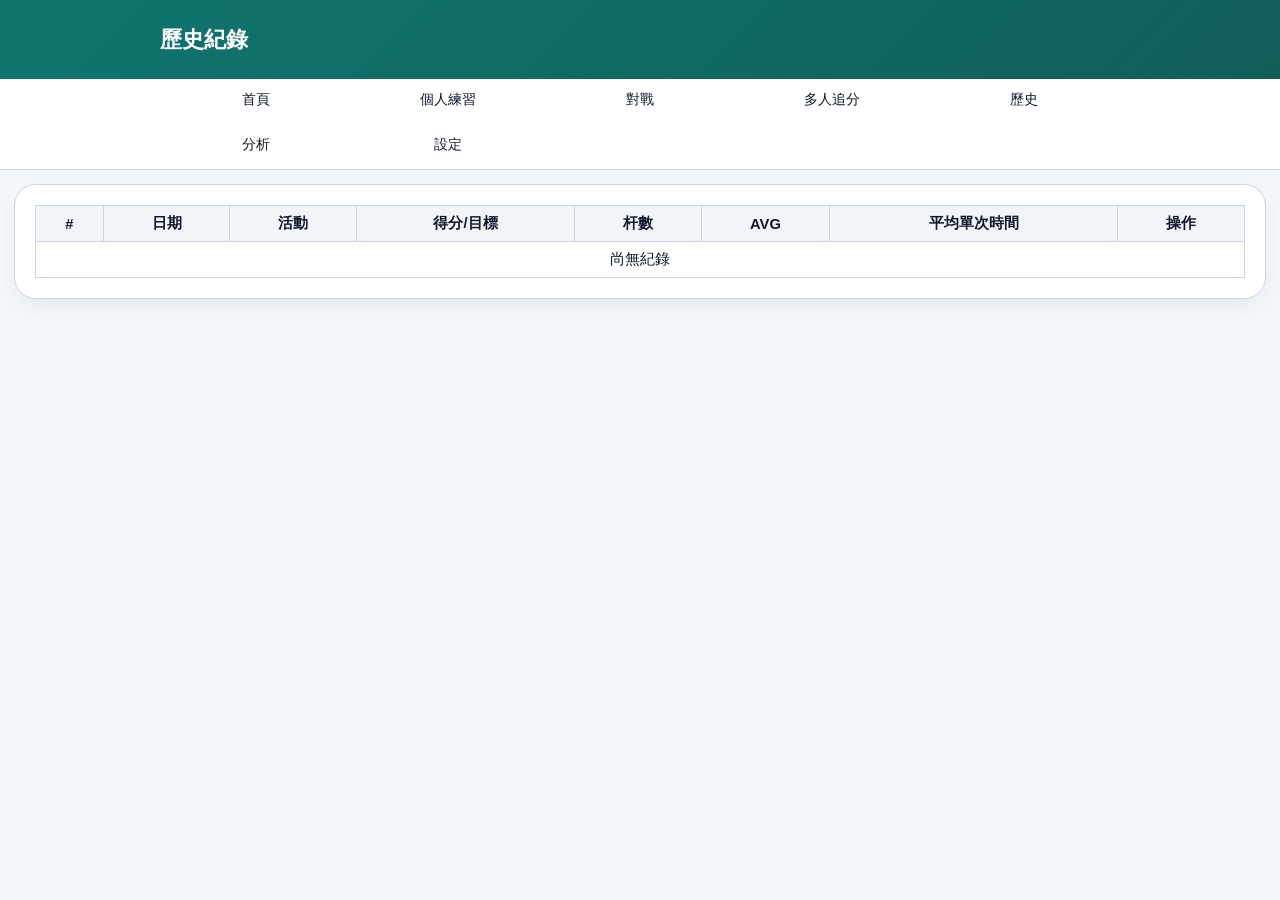
<file: history.html>
<!doctype html><html lang="zh-Hant"><head><meta charset="utf-8"><meta name="viewport" content="width=device-width,initial-scale=1"><link rel="stylesheet" href="css/style.css?v=5.3.3"><title>歷史</title></head><body>
<header><div class="wrap"><h1>歷史紀錄</h1></div></header>
<nav><div class="nav"><a href="index.html">首頁</a><a href="game.html?mode=practice">個人練習</a><a href="scoreboard.html">對戰</a><a href="game.html?mode=multiplayer">多人追分</a><a href="history.html">歷史</a><a href="analytics.html">分析</a><a href="settings.html">設定</a></div></nav>
<main><section class="card"><div class="table"><table><thead><tr><th>#</th><th>日期</th><th>活動</th><th>得分/目標</th><th>杆數</th><th>AVG</th><th>平均單次時間</th><th>操作</th></tr></thead><tbody id="tb"></tbody></table></div></section></main>
<script src="js/common.js?v=5.3.3"></script><script>
function render(){const x=loadHistory();tb.innerHTML=x.length?x.slice().reverse().map((v,i)=>{const j=x.length-1-i,t=rhythmAnalysis([v]);return`<tr><td>${j+1}</td><td>${escapeHTML(v.date||'')}</td><td>${escapeHTML(v.activityType||'')}</td><td>${v.duelResult?`${v.duelResult.selfScore}－${v.duelResult.opponentScore}`:(v.activityType==='多人追分'?'個別統計':((v.totalPoints??0)+'/'+(v.targetScore||'-')))}</td><td>${(v.activityType==='多人追分'||v.duelResult)?(v.scores||[]).length:(v.totalShots||0)}</td><td>${v.duelResult?v.duelResult.outcome:(v.activityType==='多人追分'?'—':Number(v.avg||0).toFixed(3))}</td><td>${t.count?t.avg.toFixed(1)+'秒':'—'}</td><td><button class="danger" onclick="del(${j})">刪除</button></td></tr>`}).join(''):'<tr><td colspan="8">尚無紀錄</td></tr>'}
function del(i){if(confirm('刪除此局？')){const x=loadHistory();x.splice(i,1);saveHistory(x);render()}}render();
</script></body></html>
</file>
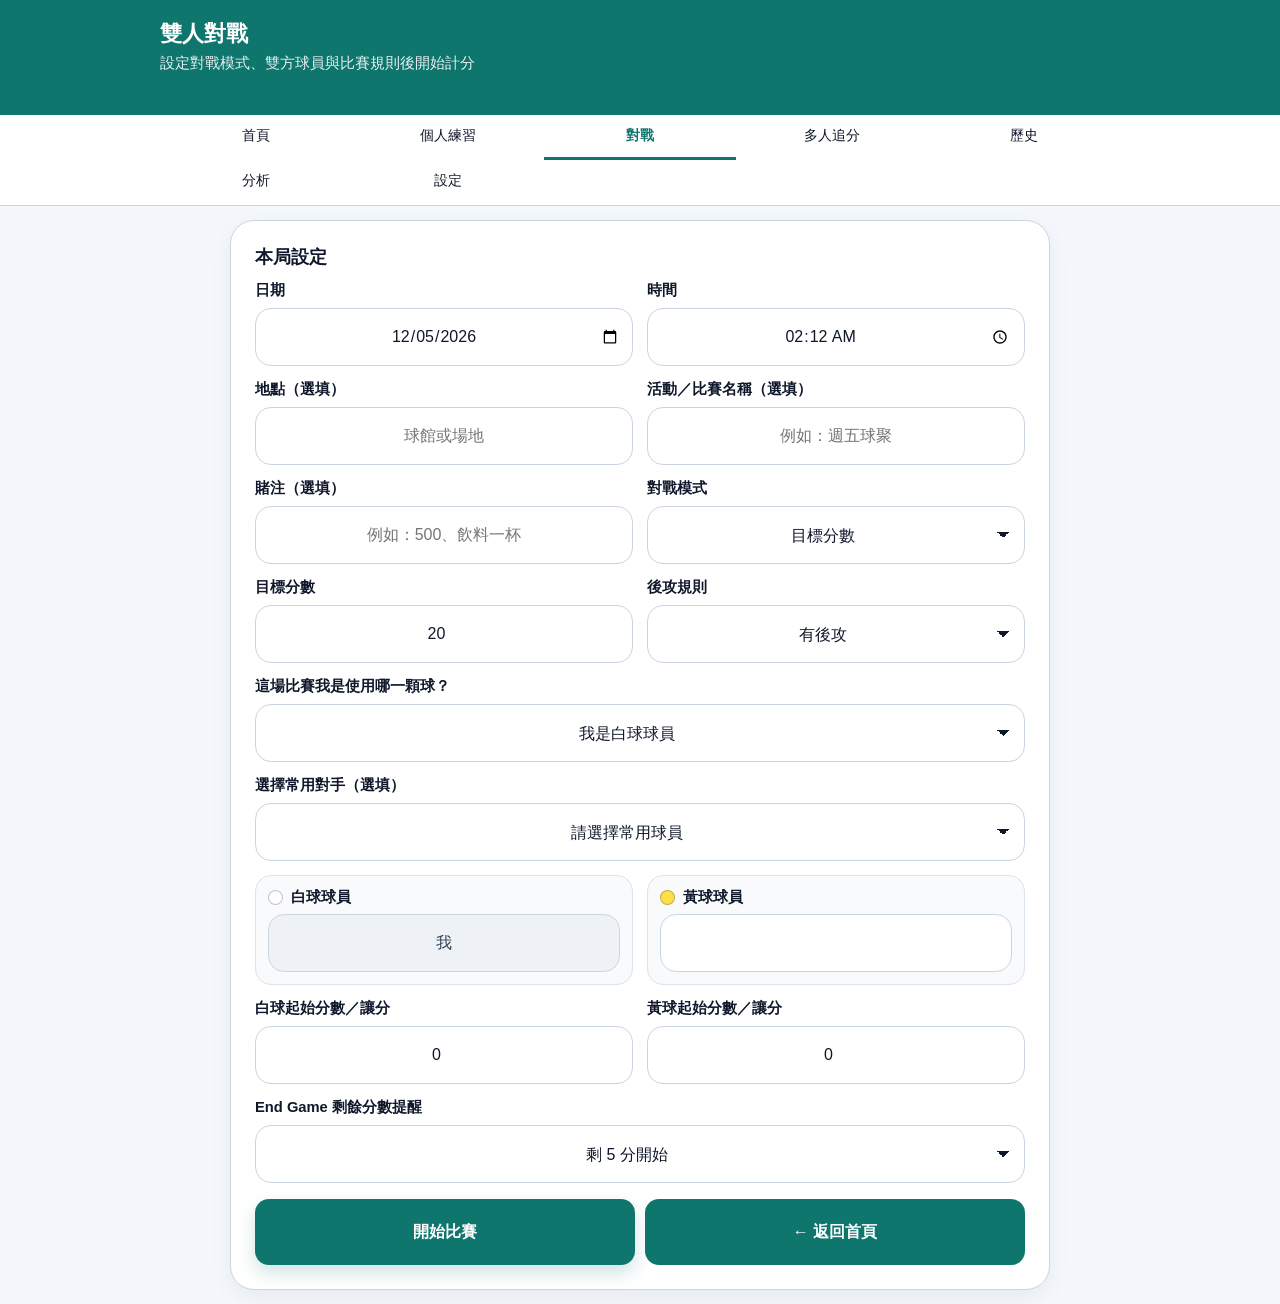
<file: scoreboard.html>
<!doctype html>
<html lang="zh-Hant">
<head>
<meta charset="utf-8">
<meta name="viewport" content="width=device-width,initial-scale=1,maximum-scale=1,user-scalable=no,viewport-fit=cover">
<meta name="apple-mobile-web-app-capable" content="yes">
<link rel="manifest" href="manifest.json">
<link rel="stylesheet" href="css/style.css?v=5.3.8">
<link rel="apple-touch-icon" href="assets/icon-192.png">
<title>比賽計分｜3C Studio</title>
<style>
:root{--bg:#08111f;--panel:#111c2e;--line:#26364d;--text:#f8fafc;--muted:#94a3b8;--green:#0f766e;--danger:#b91c1c}
*{box-sizing:border-box}html,body{margin:0;min-height:100%;background:var(--bg);color:var(--text);font-family:-apple-system,BlinkMacSystemFont,"Segoe UI","Noto Sans TC",sans-serif;touch-action:manipulation;-webkit-user-select:none;user-select:none}button,input,select{font:inherit}.hidden{display:none!important}
.setup{min-height:100vh;padding:28px;display:flex;align-items:center;justify-content:center}.setup-card{width:min(760px,100%);background:var(--panel);border:1px solid var(--line);border-radius:28px;padding:28px}h1{margin:0 0 8px;font-size:2rem}.sub{color:var(--muted);margin-bottom:24px}.form-grid{display:grid;grid-template-columns:1fr 1fr;gap:16px}label{display:block;font-weight:800;margin-bottom:8px}input,select{width:100%;height:58px;border-radius:16px;border:1px solid var(--line);background:#0c1626;color:#fff;padding:0 16px;font-size:1.05rem}.start-btn{margin-top:22px;width:100%;height:66px;border:0;border-radius:18px;background:linear-gradient(135deg,#14b8a6,#0f766e);color:white;font-weight:900;font-size:1.2rem}
.scoreboard{min-height:100vh;display:grid;grid-template-rows:auto 1fr auto;gap:14px;padding:max(14px,env(safe-area-inset-top)) max(14px,env(safe-area-inset-right)) max(14px,env(safe-area-inset-bottom)) max(14px,env(safe-area-inset-left))}.topbar{min-height:74px;display:grid;grid-template-columns:1fr auto 1fr;align-items:center;gap:12px;background:var(--panel);border:1px solid var(--line);border-radius:22px;padding:12px 18px}.top-left,.top-right{display:flex;gap:22px;align-items:center}.top-right{justify-content:flex-end}.top-stat{text-align:center}.top-label{font-size:.78rem;color:var(--muted);font-weight:800}.top-value{font-size:1.3rem;font-weight:900;margin-top:2px}.title{text-align:center;font-size:1.1rem;font-weight:900;letter-spacing:.08em}
.players{min-height:0;display:grid;grid-template-columns:1fr 1fr;gap:14px}.player{position:relative;min-width:0;border-radius:28px;padding:18px;display:grid;grid-template-rows:auto 1fr auto;overflow:hidden;border:5px solid transparent;transition:.18s}.player.white{background:#f8fafc;color:#0f172a}.player.yellow{background:#facc15;color:#111827}.player.active{border-color:#2dd4bf;box-shadow:0 0 0 4px rgba(45,212,191,.16),0 18px 50px rgba(0,0,0,.22)}.player-badge{position:absolute;top:14px;right:14px;padding:7px 12px;border-radius:999px;background:#0f766e;color:white;font-size:.82rem;font-weight:900}.player-header{display:flex;align-items:center;gap:14px}.ball{width:48px;height:48px;border-radius:50%;border:3px solid rgba(15,23,42,.22);box-shadow:inset -7px -8px 14px rgba(0,0,0,.12)}.ball.white-ball{background:white}.ball.yellow-ball{background:#fde047}.player-name{font-size:1.55rem;font-weight:900}.player-target{font-size:.9rem;opacity:.68;margin-top:2px}.score-area{display:flex;align-items:center;justify-content:center;flex-direction:column}.score{font-size:clamp(7rem,19vh,13rem);font-weight:950;line-height:.9;letter-spacing:-.06em}.run-line{margin-top:12px;font-size:1.05rem;font-weight:800;opacity:.74}.player-controls{display:grid;grid-template-columns:1fr 1fr;gap:12px}.score-btn{min-height:82px;border:0;border-radius:20px;font-size:2rem;font-weight:950}.plus{background:#0f766e;color:white}.minus{background:#cbd5e1;color:#0f172a}.yellow .minus{background:#111827;color:white}
.bottom{display:grid;grid-template-columns:1fr 1.25fr 1fr;gap:12px}.control{min-height:68px;border:0;border-radius:18px;color:white;font-weight:900;font-size:1.05rem}.pause{background:#334155}.switch{background:linear-gradient(135deg,#f59e0b,#d97706);color:#111827;font-size:1.2rem}.finish{background:#b91c1c}
.result-overlay{position:fixed;inset:0;z-index:50;background:rgba(2,6,23,.82);display:flex;align-items:center;justify-content:center;padding:24px}.result-card{width:min(900px,100%);max-height:92vh;overflow:auto;background:#fff;color:#0f172a;border-radius:28px;padding:26px}.result-title{text-align:center;font-size:2rem;font-weight:950}.result-score{text-align:center;font-size:3.8rem;font-weight:950;margin:10px 0 20px}.stats-grid{display:grid;grid-template-columns:1fr 1fr;gap:16px}.stat-panel{border:1px solid #dbe4ef;border-radius:20px;padding:18px;background:#f8fafc}.stat-panel.yellow-stat{background:#fef9c3}.stat-name{font-size:1.25rem;font-weight:900;margin-bottom:12px}.stat-row{display:flex;justify-content:space-between;padding:9px 0;border-bottom:1px solid #dbe4ef}.stat-row:last-child{border-bottom:0}.result-actions{display:grid;grid-template-columns:1fr 1fr;gap:12px;margin-top:20px}.result-actions button{height:60px;border:0;border-radius:16px;font-weight:900}.sync-records{background:#2563eb;color:white}.new-game{background:#0f766e;color:white}.close-result{background:#e2e8f0;color:#0f172a}
@media(max-width:820px) and (orientation:portrait){.scoreboard{grid-template-rows:auto auto auto}.players{grid-template-columns:1fr}.player{min-height:360px}.score{font-size:7rem}}@media(max-width:620px){.setup{padding:16px}.setup-card{padding:20px}.form-grid{grid-template-columns:1fr}.topbar{grid-template-columns:1fr 1fr}.title{display:none}.players{gap:8px}.player{padding:12px;border-radius:22px}.player-name{font-size:1.15rem}.ball{width:38px;height:38px}.score{font-size:6rem}.score-btn{min-height:68px}.bottom{grid-template-columns:1fr 1fr}.switch{grid-column:1/-1;grid-row:1}.stats-grid{grid-template-columns:1fr}}

.remaining{margin-top:12px;display:inline-flex;align-items:center;justify-content:center;padding:9px 16px;border-radius:999px;font-size:1.08rem;font-weight:950;background:#f59e0b;color:#111827;box-shadow:0 0 0 4px rgba(245,158,11,.16);animation:endgamePulse 1.8s ease-in-out infinite}.high-run-line{margin-top:8px;font-size:.95rem;font-weight:850;opacity:.7}.player.endgame{box-shadow:0 0 0 5px rgba(245,158,11,.32),0 18px 50px rgba(0,0,0,.22)}@keyframes endgamePulse{0%,100%{transform:scale(1);opacity:1}50%{transform:scale(1.035);opacity:.82}}.bottom{grid-template-columns:1fr 1.3fr 1fr 1fr}.undo{background:#475569}@media(max-width:620px){.bottom{grid-template-columns:1fr 1fr}.switch{grid-column:1/-1;grid-row:1}}

.bottom-secondary .finish{grid-column:1/-1}
}


/* ===== v1.3 Layout Refinement ===== */
.player{
  grid-template-rows:auto 1fr auto;
}
.score-controls-wrap{
  display:grid;
  gap:10px;
}
.player-controls{
  display:grid;
  grid-template-columns:1fr 1fr;
  gap:12px;
}
.player-controls .score-btn{
  width:100%;
  min-width:0;
  min-height:76px;
}
.quick-score-row{
  display:grid;
  grid-template-columns:repeat(4,minmax(0,1fr));
  gap:10px;
}
.quick-score-row button{
  width:100%;
  min-width:0;
  min-height:52px;
  border:0;
  border-radius:15px;
  background:#e2e8f0;
  color:#0f172a;
  font-size:1.15rem;
  font-weight:950;
}
.yellow .quick-score-row button{
  background:rgba(255,255,255,.76);
}
.quick-score-row button:active,
.score-btn:active,
.control:active{
  transform:scale(.985);
}
.bottom{
  display:grid;
  grid-template-columns:repeat(4,minmax(0,1fr));
  gap:12px;
}
.bottom .control{
  width:100%;
  min-width:0;
  min-height:66px;
  border-radius:18px;
  font-size:1.02rem;
}
.bottom .switch{
  background:linear-gradient(135deg,#f59e0b,#d97706);
  color:#111827;
  font-size:1.08rem;
}
.bottom .finish{
  background:#fff;
  color:#b91c1c;
  border:3px solid #b91c1c;
}
.bottom .pause{background:#334155}
.bottom .undo{background:#475569}

@media(max-width:920px){
  .score-btn{min-height:70px!important}
  .quick-score-row button{min-height:48px}
  .bottom .control{min-height:60px;font-size:.95rem}
}
@media(max-width:820px) and (orientation:portrait){
  .bottom{
    grid-template-columns:repeat(2,minmax(0,1fr));
  }
}
@media(max-width:620px){
  .quick-score-row{
    grid-template-columns:repeat(2,minmax(0,1fr));
  }
  .bottom{
    grid-template-columns:repeat(2,minmax(0,1fr));
  }
}


.bottom.white-turn #pauseBtn{order:1}
.bottom.white-turn #switchBtn{order:2}
.bottom.white-turn #undoBtn{order:3}
.bottom.white-turn #finishBtn{order:4}
.bottom.yellow-turn #pauseBtn{order:1}
.bottom.yellow-turn #undoBtn{order:2}
.bottom.yellow-turn #switchBtn{order:3}
.bottom.yellow-turn #finishBtn{order:4}
.sync-status{
  margin-top:18px;
  padding:14px 16px;
  border-radius:16px;
  background:#ecfdf5;
  border:1px solid #a7f3d0;
  color:#065f46;
  font-weight:850;
  line-height:1.55;
}
.sync-status.error{
  background:#fef2f2;
  border-color:#fecaca;
  color:#991b1b;
}

/* ===== 3C Studio v5.1 Unified Design ===== */
:root{
  --bg:#f4f7fb;--panel:#ffffff;--line:#d8e1eb;--text:#0f172a;
  --muted:#64748b;--green:#0f766e;--danger:#dc2626;
}
html,body{background:var(--bg);color:var(--text);-webkit-user-select:none;user-select:none}
.setup{background:linear-gradient(180deg,#e8f7f4 0,#f4f7fb 45%);padding:22px}
.setup-card{
  background:#fff;border:1px solid var(--line);border-radius:24px;padding:26px;
  box-shadow:0 12px 34px rgba(15,23,42,.08)
}
.setup-card h1{color:#115e59}
.setup-card .sub{color:var(--muted)}
.setup-card input,.setup-card select{
  background:#fff;color:#0f172a;border:1px solid #cbd5e1;
  box-shadow:0 1px 2px rgba(15,23,42,.03)
}
.start-btn{background:linear-gradient(135deg,#14b8a6,#0f766e);box-shadow:0 8px 18px rgba(15,118,110,.2)}
.scoreboard{background:#eef3f8}
.topbar{background:linear-gradient(135deg,#0f766e,#115e59);border:0;color:#fff;box-shadow:0 8px 24px rgba(15,118,110,.18)}
.top-label{color:#ccfbf1}
.player{box-shadow:0 10px 26px rgba(15,23,42,.08)}
.player.white{background:#fff}
.player.yellow{background:#fef3c7}
.player.active{border-color:#14b8a6;box-shadow:0 0 0 4px rgba(20,184,166,.14),0 12px 30px rgba(15,23,42,.12)}
.bottom .pause,.bottom .undo{background:#475569}
.bottom .switch{background:linear-gradient(135deg,#fbbf24,#f59e0b)}
.bottom .finish{background:#fff;color:#dc2626;border-color:#dc2626}
.result-overlay{background:rgba(15,23,42,.62);backdrop-filter:blur(8px)}
.result-card{border-radius:24px;box-shadow:0 24px 70px rgba(15,23,42,.25)}
.result-title{color:#115e59}
.result-question{text-align:center;font-size:1.1rem;font-weight:900;margin-top:20px}
.result-actions .save-result{background:#0f766e;color:#fff}
.result-actions .discard-result{background:#fff1f2;color:#be123c;border:1px solid #fecdd3}
.result-actions button{height:62px;border-radius:18px;font-size:1.05rem}
.sync-status{background:#f0fdfa;border-color:#99f6e4;color:#115e59}
@media(max-width:620px){
  .setup{padding:12px}.setup-card{padding:18px}.form-grid{grid-template-columns:1fr}
}


/* v5.2 phone height optimization */
.setup-card h1{font-size:1.55rem}
.scoreboard{gap:8px;padding:max(8px,env(safe-area-inset-top)) max(8px,env(safe-area-inset-right)) max(8px,env(safe-area-inset-bottom)) max(8px,env(safe-area-inset-left))}
.topbar{min-height:54px;padding:7px 12px;border-radius:16px}
.players{gap:8px}
.player{border-radius:20px;padding:11px;border-width:4px}
.ball{width:34px;height:34px}
.player-name{font-size:1.15rem}
.score{font-size:clamp(5rem,15vh,9rem)}
.run-line{margin-top:5px;font-size:.92rem}
.score-btn{min-height:58px;border-radius:15px;font-size:1.6rem}
.control{min-height:50px;border-radius:14px;font-size:.96rem}
.bottom{gap:8px}
@media(max-width:700px){
 .scoreboard{min-height:100dvh}
 .topbar{grid-template-columns:1fr auto 1fr}
 .top-left,.top-right{gap:8px}
 .top-stat:nth-child(n+3){display:none}
 .players{min-height:0}
 .player-header{gap:8px}
 .player-target{font-size:.78rem}
 .score{font-size:clamp(4.4rem,13vh,7rem)}
 .player-controls{gap:7px}
 .score-btn{min-height:52px}
 .control{min-height:46px;padding:6px}
}


/* ===== v5.2.1 unified scoreboard setup ===== */
body{background:#f4f7fb!important;color:#0f172a}
body>header{display:block;background:#0f766e;color:#fff;padding:18px 16px}
body>header .wrap{max-width:960px;margin:auto}
body>header h1{margin:0;font-size:1.4rem}
body>header .sub{margin-top:5px;opacity:.9;font-size:.92rem;color:#fff}
body>nav{display:block}
#setup{display:block;max-width:960px;margin:auto;padding:14px}
.scoreboard-setup-card{padding:24px;border-radius:24px}
.scoreboard-setup-card .form-grid{display:grid;grid-template-columns:1fr 1fr;gap:14px}
.scoreboard-setup-card label{color:#0f172a}
.scoreboard-setup-card input,.scoreboard-setup-card select{width:100%;height:auto;min-height:52px;background:#fff;color:#0f172a;border:1px solid #cbd5e1;border-radius:14px;padding:12px;text-align:center}
.scoreboard-setup-actions{display:grid;grid-template-columns:1fr 1fr;gap:10px;margin-top:16px}
.scoreboard-setup-actions .start-btn,.scoreboard-setup-actions .button-link{margin:0;min-height:52px;border-radius:14px;font-size:1rem;display:flex;align-items:center;justify-content:center;background:#0f766e;color:#fff;border:0}
.scoreboard:not(.hidden){position:fixed;inset:0;z-index:100;background:#eef3f8;color:#0f172a}
@media(max-width:700px){.scoreboard-setup-card .form-grid{grid-template-columns:1fr}.scoreboard-setup-card{padding:18px}}


/* ===== v5.2.3 compact duel setup ===== */
.scoreboard-setup-card{max-width:820px;margin:auto}
.scoreboard-form-grid{display:grid;grid-template-columns:1fr 1fr;gap:14px}
.field-half,.field-full{min-width:0}
.field-full{grid-column:1/-1}
.player-name-field{padding:12px;border:1px solid #dbe3ec;border-radius:16px;background:#f8fafc}
.player-name-field label{display:flex;align-items:center;gap:8px;margin-bottom:7px}
.player-ball-dot{width:15px;height:15px;border-radius:50%;display:inline-block;border:1px solid rgba(15,23,42,.25)}
.player-ball-dot.white{background:#fff}.player-ball-dot.yellow{background:#fde047}
.player-name-field input{margin:0}
.player-name-help{margin-top:6px;font-size:.78rem;color:#64748b}
.scoreboard-setup-card input,.scoreboard-setup-card select{width:100%!important;max-width:none!important}
@media(max-width:700px){
  .scoreboard-form-grid{grid-template-columns:1fr 1fr;gap:12px 10px}
  .field-full{grid-column:1/-1}
  .scoreboard-setup-card label{font-size:.9rem}
  .scoreboard-setup-card input,.scoreboard-setup-card select{min-height:48px;padding:10px;font-size:.95rem}
  .player-name-field{padding:10px}
}
@media(max-width:430px){
  .scoreboard-form-grid{grid-template-columns:1fr 1fr;gap:10px 8px}
  .player-name-field{padding:8px}
  .player-name-help{display:none}
}


/* ===== v5.3 browser / standalone unified scoreboard ===== */
.scoreboard:not(.hidden){
  width:100%;height:100dvh;min-height:0;max-width:1800px;margin:0 auto;
  grid-template-rows:auto minmax(0,1fr) auto;overflow:hidden;
}
.players{min-height:0;overflow:hidden}
.player{min-height:0;grid-template-rows:auto minmax(0,1fr) auto}
.score-area{min-height:0;padding:6px 0 10px}
.run-line{margin-top:10px;margin-bottom:8px;line-height:1.25}
.player-controls .score-btn{min-height:60px!important}
.player.white .minus,.player.yellow .minus{background:#cbd5e1!important;color:#0f172a!important}
.player.white .plus,.player.yellow .plus{background:#0f766e!important;color:#fff!important}
@media (orientation:landscape) and (max-height:950px){
  .scoreboard:not(.hidden){gap:7px;padding:max(7px,env(safe-area-inset-top)) max(8px,env(safe-area-inset-right)) max(7px,env(safe-area-inset-bottom)) max(8px,env(safe-area-inset-left))}
  .topbar{min-height:54px;padding:7px 14px;border-radius:16px}
  .top-label{font-size:.72rem}.top-value{font-size:1.15rem}.title{font-size:1rem}
  .player{padding:10px 14px;border-radius:22px;border-width:4px}
  .player-header{gap:10px}.ball{width:36px;height:36px}.player-name{font-size:1.18rem}
  .score{font-size:clamp(4.7rem,15vh,8rem)}
  .run-line{margin-top:7px;margin-bottom:7px;font-size:.9rem}
  .score-controls-wrap{gap:7px}.player-controls{gap:9px}
  .player-controls .score-btn{min-height:58px!important;font-size:1.65rem;border-radius:15px}
  .quick-score-row{gap:7px}.quick-score-row button{min-height:40px;font-size:1rem;border-radius:12px}
  .bottom{gap:8px}.bottom .control{min-height:52px;font-size:.93rem;border-radius:14px}
}
@media (display-mode:standalone) and (orientation:landscape) and (max-height:950px){
  .scoreboard:not(.hidden){height:100dvh}
}

/* v5.3 hotfix: compact scoring controls */
.player-controls .score-btn{min-height:50px!important;height:50px;font-size:1.42rem!important;border-radius:14px!important}
.quick-score-row button{min-height:38px!important;height:38px;font-size:.98rem!important;border-radius:11px!important}
.score-controls-wrap{gap:8px!important}.player-controls{gap:10px!important}.quick-score-row{gap:7px!important}
@media(max-width:920px){.player-controls .score-btn{min-height:48px!important;height:48px}.quick-score-row button{min-height:36px!important;height:36px}}


/* ===== v5.3 match ending & end-game layout fix ===== */
.score-area{
  min-height:0;
  justify-content:center;
  gap:8px;
  padding:8px 0 14px;
}
.remaining{
  position:static;
  margin:0;
  flex:0 0 auto;
  min-height:42px;
  padding:7px 16px;
  z-index:1;
}
.run-line{margin-top:0;position:relative;z-index:1}
.player.endgame .score{font-size:clamp(6rem,16vh,11rem)}
.player.endgame .score-area{justify-content:center}
.score-controls-wrap{position:relative;z-index:2}
.result-overlay{opacity:0;visibility:hidden;transition:opacity .16s ease}
.result-overlay.visible{opacity:1;visibility:visible}
.result-overlay.hidden{display:none!important}
@media(max-height:760px) and (orientation:landscape){
  .player{padding:14px}
  .score-area{gap:5px;padding:2px 0 8px}
  .score{font-size:clamp(5.5rem,15vh,9.5rem)}
  .player.endgame .score{font-size:clamp(5rem,13vh,8.5rem)}
  .remaining{min-height:36px;padding:5px 13px;font-size:.98rem}
  .run-line{font-size:.95rem}
}


/* ===== v5.3 match modes ===== */
.phase-banner{background:#fff7cc;border:2px solid #f59e0b;color:#7c2d12;border-radius:14px;padding:8px 14px;text-align:center;font-weight:900;font-size:.95rem}
.scoreboard:has(.phase-banner:not(.hidden)){grid-template-rows:auto auto 1fr auto}
.remaining{position:static!important;margin:4px 0 2px;padding:5px 14px!important;font-size:1rem!important;line-height:1.2}
.player.endgame .score-area{gap:4px!important}
@media(max-width:700px){.phase-banner{font-size:.82rem;padding:6px 10px}.remaining{font-size:.88rem!important;padding:4px 10px!important}}

/* ===== v5.3.3 fixes ===== */
.scoreboard-setup-card #matchModeInput,
.scoreboard-setup-card #equalInningInput{
  box-sizing:border-box!important;
  height:58px!important;
  min-height:58px!important;
  max-height:58px!important;
  padding:0 42px 0 16px!important;
  line-height:normal!important;
  border-radius:16px!important;
  -webkit-appearance:none!important;
  appearance:none!important;
  background-color:#fff!important;
  background-image:linear-gradient(45deg,transparent 50%,#0f172a 50%),linear-gradient(135deg,#0f172a 50%,transparent 50%)!important;
  background-position:calc(100% - 20px) 24px,calc(100% - 14px) 24px!important;
  background-size:6px 6px,6px 6px!important;
  background-repeat:no-repeat!important;
}
.run-status-row{
  width:100%;
  min-height:58px;
  margin-top:10px;
  margin-bottom:10px;
  padding:4px 0;
  display:flex;
  align-items:center;
  justify-content:center;
  gap:12px;
  flex-wrap:nowrap;
  position:relative;
  z-index:3;
}
.run-status-row .run-line{
  margin:0;
  min-height:40px;
  display:flex;
  align-items:center;
  justify-content:center;
  white-space:nowrap;
  line-height:1.25;
}
.run-status-row .remaining{
  margin:0;
  padding:7px 13px;
  font-size:1rem;
  flex:0 0 auto;
}
.score-controls-wrap{margin-top:2px}
@media(max-width:920px){
  .run-status-row{min-height:54px;margin-top:8px;margin-bottom:8px;gap:9px}
  .run-status-row .run-line{min-height:38px;font-size:.96rem}
  .run-status-row .remaining{padding:6px 11px;font-size:.92rem}
}
@media(max-width:430px){
  .scoreboard-setup-card #matchModeInput,
  .scoreboard-setup-card #equalInningInput{
    height:48px!important;
    min-height:48px!important;
    max-height:48px!important;
    padding:0 34px 0 10px!important;
    background-position:calc(100% - 17px) 19px,calc(100% - 11px) 19px!important;
  }
}



/* ===== v5.3.8 verified sizing, score layout, and result flow ===== */
.scoreboard-setup-card{
  --setup-control-height:52px;
}
.scoreboard-setup-card input,
.scoreboard-setup-card select,
.scoreboard-setup-card #matchModeInput,
.scoreboard-setup-card #equalInningInput{
  box-sizing:border-box!important;
  width:100%!important;
  height:var(--setup-control-height)!important;
  min-height:var(--setup-control-height)!important;
  max-height:var(--setup-control-height)!important;
  padding:0 14px!important;
  line-height:1.2!important;
  border-radius:14px!important;
  font:inherit!important;
}
.scoreboard-setup-card select,
.scoreboard-setup-card #matchModeInput,
.scoreboard-setup-card #equalInningInput{
  padding-right:40px!important;
  text-align-last:center;
  -webkit-appearance:none!important;
  appearance:none!important;
  background-color:#fff!important;
  background-image:linear-gradient(45deg,transparent 50%,#0f172a 50%),linear-gradient(135deg,#0f172a 50%,transparent 50%)!important;
  background-position:calc(100% - 20px) 50%,calc(100% - 14px) 50%!important;
  background-size:6px 6px,6px 6px!important;
  background-repeat:no-repeat!important;
}
.score-area{
  display:grid!important;
  grid-template-rows:minmax(0,1fr) 48px!important;
  align-items:center!important;
  gap:4px!important;
  padding:4px 0 8px!important;
}
.score-area>.score{align-self:center;line-height:.9!important}
.run-status-row{
  align-self:stretch!important;
  width:100%!important;
  height:48px!important;
  min-height:48px!important;
  margin:0!important;
  padding:0 4px!important;
  display:flex!important;
  align-items:center!important;
  justify-content:center!important;
  gap:10px!important;
  overflow:visible!important;
}
.run-status-row .run-line{
  min-height:44px!important;
  height:44px!important;
  margin:0!important;
  padding:0 4px!important;
  display:flex!important;
  align-items:center!important;
  justify-content:center!important;
  line-height:1.2!important;
  white-space:nowrap!important;
}
.run-status-row .remaining{
  min-height:36px!important;
  height:36px!important;
  margin:0!important;
  padding:0 13px!important;
  display:inline-flex!important;
  align-items:center!important;
  justify-content:center!important;
}
.run-status-row .remaining.hidden{display:none!important}
.score-controls-wrap{margin-top:0!important}
.player-controls .score-btn{
  height:46px!important;
  min-height:46px!important;
}
.quick-score-row button{
  height:36px!important;
  min-height:36px!important;
}
.result-overlay.visible{
  display:flex!important;
  opacity:1!important;
  visibility:visible!important;
  pointer-events:auto!important;
}
@media(max-width:700px){
  .scoreboard-setup-card{--setup-control-height:48px}
}



/* ===== v5.3.8 definitive iOS/PWA sizing and scoring layout ===== */
.scoreboard-setup-card{--setup-control-height:58px!important}
.scoreboard-setup-card input,
.scoreboard-setup-card select,
.scoreboard-setup-card #matchModeInput,
.scoreboard-setup-card #equalInningInput{
  box-sizing:border-box!important;
  display:block!important;
  width:100%!important;
  height:var(--setup-control-height)!important;
  min-height:var(--setup-control-height)!important;
  max-height:var(--setup-control-height)!important;
  margin:0!important;
  padding:0 16px!important;
  border-radius:16px!important;
  line-height:normal!important;
  font-size:1rem!important;
  vertical-align:middle!important;
}
.scoreboard-setup-card select,
.scoreboard-setup-card #matchModeInput,
.scoreboard-setup-card #equalInningInput{
  padding-left:16px!important;
  padding-right:42px!important;
  text-align:center!important;
  text-align-last:center!important;
  -webkit-appearance:none!important;
  appearance:none!important;
  background-position:calc(100% - 21px) 50%,calc(100% - 15px) 50%!important;
}
.scoreboard-setup-card input[type="date"],
.scoreboard-setup-card input[type="time"]{
  text-align:center!important;
  -webkit-appearance:none!important;
  appearance:none!important;
  padding:0 12px!important;
}
.scoreboard-setup-card input[type="date"]::-webkit-date-and-time-value,
.scoreboard-setup-card input[type="time"]::-webkit-date-and-time-value{
  display:flex!important;
  align-items:center!important;
  justify-content:center!important;
  width:100%!important;
  min-height:100%!important;
  margin:0!important;
  text-align:center!important;
}
.scoreboard-setup-card input[type="date"]::-webkit-datetime-edit,
.scoreboard-setup-card input[type="time"]::-webkit-datetime-edit{
  display:flex!important;
  align-items:center!important;
  justify-content:center!important;
  width:100%!important;
  padding:0!important;
}
@media(max-width:700px){
  .scoreboard-setup-card{--setup-control-height:58px!important}
  .scoreboard-setup-card input,
  .scoreboard-setup-card select,
  .scoreboard-setup-card #matchModeInput,
  .scoreboard-setup-card #equalInningInput{
    height:var(--setup-control-height)!important;
    min-height:var(--setup-control-height)!important;
    max-height:var(--setup-control-height)!important;
    padding-top:0!important;
    padding-bottom:0!important;
    font-size:.95rem!important;
  }
}

/* Keep the score, current-run row and buttons as three independent zones. */
.player{grid-template-rows:auto minmax(0,1fr) auto!important}
.score-area{
  display:grid!important;
  grid-template-rows:minmax(0,1fr) 46px!important;
  min-height:0!important;
  align-items:center!important;
  justify-items:center!important;
  gap:6px!important;
  padding:4px 0 8px!important;
  overflow:visible!important;
}
.score-area>.score{
  align-self:center!important;
  margin:0!important;
  line-height:.88!important;
  font-size:clamp(5rem,14vh,9rem)!important;
}
.run-status-row{
  width:100%!important;
  height:46px!important;
  min-height:46px!important;
  max-height:46px!important;
  margin:0!important;
  padding:0 4px!important;
  display:flex!important;
  align-items:center!important;
  justify-content:center!important;
  gap:10px!important;
  overflow:visible!important;
  position:relative!important;
  z-index:4!important;
}
.run-status-row .run-line{
  height:38px!important;
  min-height:38px!important;
  margin:0!important;
  padding:0 4px!important;
  display:flex!important;
  align-items:center!important;
  justify-content:center!important;
  line-height:1!important;
  white-space:nowrap!important;
}
.run-status-row .remaining{
  height:36px!important;
  min-height:36px!important;
  margin:0!important;
  padding:0 12px!important;
  display:inline-flex!important;
  align-items:center!important;
  justify-content:center!important;
  line-height:1!important;
}
.run-status-row .remaining.hidden{display:none!important}
.score-controls-wrap{
  position:relative!important;
  z-index:2!important;
  margin:0!important;
  padding:0!important;
  gap:7px!important;
}
.player-controls .score-btn{
  height:48px!important;
  min-height:48px!important;
  max-height:48px!important;
  font-size:1.42rem!important;
}
.quick-score-row button{
  height:36px!important;
  min-height:36px!important;
  max-height:36px!important;
  font-size:.98rem!important;
}
@media(orientation:landscape) and (max-height:850px){
  .score-area{grid-template-rows:minmax(0,1fr) 42px!important;gap:4px!important;padding:2px 0 6px!important}
  .score-area>.score{font-size:clamp(4.5rem,13vh,7.8rem)!important}
  .run-status-row{height:42px!important;min-height:42px!important;max-height:42px!important}
  .run-status-row .run-line{height:34px!important;min-height:34px!important;font-size:.9rem!important}
  .run-status-row .remaining{height:32px!important;min-height:32px!important;font-size:.88rem!important;padding:0 10px!important}
  .player-controls .score-btn{height:46px!important;min-height:46px!important;max-height:46px!important}
  .quick-score-row button{height:34px!important;min-height:34px!important;max-height:34px!important}
}

/* Result layer uses one explicit open state; no invisible backdrop can lock the page. */
.result-overlay{display:none!important;opacity:0!important;visibility:hidden!important;pointer-events:none!important}
.result-overlay.open{
  display:flex!important;
  opacity:1!important;
  visibility:visible!important;
  pointer-events:auto!important;
}
.result-overlay.open .result-card{display:block!important;position:relative!important;z-index:2!important}

/* v5.3.8: result summary is rendered as a normal page section, not a fixed modal.
   This avoids iOS/PWA transparent backdrops intercepting all taps. */
.result-overlay.page-result{
  position:relative!important;
  inset:auto!important;
  z-index:auto!important;
  width:min(980px,calc(100% - 24px))!important;
  margin:18px auto 40px!important;
  padding:0!important;
  background:transparent!important;
  backdrop-filter:none!important;
  display:block!important;
  opacity:1!important;
  visibility:visible!important;
  pointer-events:auto!important;
}
.result-overlay.page-result .result-card{
  display:block!important;
  width:100%!important;
  max-height:none!important;
  overflow:visible!important;
  box-shadow:0 18px 50px rgba(15,23,42,.18);
}

</style>
</head>
<body>
<header><div class="wrap"><h1>雙人對戰</h1><div class="sub">設定對戰模式、雙方球員與比賽規則後開始計分</div></div></header>
<nav><div class="nav"><a href="index.html">首頁</a><a href="game.html?mode=practice">個人練習</a><a class="active" href="scoreboard.html">對戰</a><a href="game.html?mode=multiplayer">多人追分</a><a href="history.html">歷史</a><a href="analytics.html">分析</a><a href="settings.html">設定</a></div></nav>
<main id="setup"><section class="card scoreboard-setup-card"><h2>本局設定</h2><div class="scoreboard-form-grid">
  <div class="field-half">
    <label>日期</label>
    <input id="matchDate" type="date">
  </div>
  <div class="field-half">
    <label>時間</label>
    <input id="matchTime" type="time">
  </div>

  <div class="field-half">
    <label>地點（選填）</label>
    <input id="matchVenue" placeholder="球館或場地">
  </div>
  <div class="field-half">
    <label>活動／比賽名稱（選填）</label>
    <input id="matchName" placeholder="例如：週五球聚">
  </div>

  <div class="field-half">
    <label>賭注（選填）</label>
    <input id="stakeInput" placeholder="例如：500、飲料一杯">
  </div>
  <div class="field-half">
    <label>對戰模式</label>
    <select id="matchModeInput" onchange="syncMatchModeFields()">
      <option value="target" selected>目標分數</option>
      <option value="timed">限時驟死賽</option>
    </select>
  </div>
  <div class="field-half" id="targetScoreField">
    <label>目標分數</label>
    <input id="targetInput" type="number" min="1" value="20">
  </div>
  <div class="field-half hidden" id="timeLimitField">
    <label>比賽時間（分鐘）</label>
    <input id="timeLimitInput" type="number" min="1" value="60">
  </div>
  <div class="field-half" id="equalInningField">
    <label>後攻規則</label>
    <select id="equalInningInput">
      <option value="yes" selected>有後攻</option>
      <option value="no">無後攻</option>
    </select>
  </div>

  <div class="field-full self-side-field">
    <label>這場比賽我是使用哪一顆球？</label>
    <select id="selfSideInput">
      <option value="white" selected>我是白球球員</option>
      <option value="yellow">我是黃球球員</option>
      <option value="none">不加入個人紀錄</option>
    </select>
  </div>

  <div class="field-full favorite-opponent-field">
    <label>選擇常用對手（選填）</label>
    <select id="favoriteOpponentSelect">
      <option value="">請選擇常用球員</option>
    </select>
  </div>

  <div class="field-half player-name-field">
    <label><span class="player-ball-dot white"></span>白球球員</label>
    <input id="whiteName" autocomplete="off">
  </div>

  <div class="field-half player-name-field">
    <label><span class="player-ball-dot yellow"></span>黃球球員</label>
    <input id="yellowName" autocomplete="off">
  </div>

  <div class="field-half">
    <label>白球起始分數／讓分</label>
    <input id="whiteStart" type="number" min="0" value="0">
  </div>
  <div class="field-half">
    <label>黃球起始分數／讓分</label>
    <input id="yellowStart" type="number" min="0" value="0">
  </div>

  <div class="field-full">
    <label>End Game 剩餘分數提醒</label>
    <select id="endGameThreshold">
      <option value="0">不顯示</option>
      <option value="3">剩 3 分開始</option>
      <option value="5" selected>剩 5 分開始</option>
      <option value="999">全程顯示</option>
    </select>
  </div>
</div><div class="scoreboard-setup-actions"><button class="start-btn" onclick="startGame()">開始比賽</button><a class="button-link" href="index.html">← 返回首頁</a></div></section></main>
<section class="scoreboard hidden" id="scoreboard"><div class="topbar"><div class="top-left"><a href="index.html" aria-label="回首頁" style="color:#f8fafc;text-decoration:none;font-weight:950;font-size:1.1rem">⌂</a><div class="top-stat"><div class="top-label" id="timeLabel">經過時間</div><div class="top-value" id="elapsed">00:00</div></div><div class="top-stat"><div class="top-label">目前 INN</div><div class="top-value" id="inning">1</div></div></div><div class="title">3-CUSHION SCOREBOARD</div><div class="top-right"><div class="top-stat"><div class="top-label" id="goalLabel">目標分數</div><div class="top-value" id="targetDisplay">20</div></div><div class="top-stat"><div class="top-label">目前球員</div><div class="top-value" id="activeName">—</div></div></div></div>
<div class="phase-banner hidden" id="phaseBanner"></div>
<div class="players"><article class="player white" id="whitePanel">
      <div class="player-badge hidden" id="whiteActive">目前出杆</div>
      <div class="player-header">
        <div class="ball white-ball"></div>
        <div>
          <div class="player-name" id="whiteNameDisplay"></div>
          <div class="player-target">白球 · 目標 <span id="whiteTarget"></span></div>
        </div>
      </div>

      <div class="score-area">
        <div class="score" id="whiteScore">0</div>
        <div class="run-status-row">
          <div class="run-line">本杆目前得分 <span id="whiteRun">0</span></div>
          <div class="remaining hidden" id="whiteRemaining">剩 0</div>
        </div>
        <span class="hidden" id="whiteHighRun">0</span>
      </div>

      <div class="score-controls-wrap">
        <div class="player-controls">
          <button class="score-btn plus" onclick="changeScore('white',1)">+1</button>
          <button class="score-btn minus" onclick="changeScore('white',-1)">−1</button>
        </div>
        <div class="quick-score-row">
          <button onclick="changeScore('white',2)">+2</button>
          <button onclick="changeScore('white',3)">+3</button>
          <button onclick="changeScore('white',4)">+4</button>
          <button onclick="changeScore('white',5)">+5</button>
        </div>
      </div>
    </article>
<article class="player yellow" id="yellowPanel">
      <div class="player-badge hidden" id="yellowActive">目前出杆</div>
      <div class="player-header">
        <div class="ball yellow-ball"></div>
        <div>
          <div class="player-name" id="yellowNameDisplay"></div>
          <div class="player-target">黃球 · 目標 <span id="yellowTarget"></span></div>
        </div>
      </div>

      <div class="score-area">
        <div class="score" id="yellowScore">0</div>
        <div class="run-status-row">
          <div class="run-line">本杆目前得分 <span id="yellowRun">0</span></div>
          <div class="remaining hidden" id="yellowRemaining">剩 0</div>
        </div>
        <span class="hidden" id="yellowHighRun">0</span>
      </div>

      <div class="score-controls-wrap">
        <div class="player-controls">
          <button class="score-btn plus" onclick="changeScore('yellow',1)">+1</button>
          <button class="score-btn minus" onclick="changeScore('yellow',-1)">−1</button>
        </div>
        <div class="quick-score-row">
          <button onclick="changeScore('yellow',2)">+2</button>
          <button onclick="changeScore('yellow',3)">+3</button>
          <button onclick="changeScore('yellow',4)">+4</button>
          <button onclick="changeScore('yellow',5)">+5</button>
        </div>
      </div>
    </article></div>
<div class="bottom" id="bottomControls">
    <button class="control pause" id="pauseBtn" onclick="togglePause()">⏸ 暫停</button>
    <button class="control switch" id="switchBtn" onclick="switchPlayer()">換人 →</button>
    <button class="control undo" id="undoBtn" onclick="undoLast()">↶ 上一步</button>
    <button class="control finish" id="finishBtn" onclick="finishGame()">結束比賽</button>
  </div>
</section>
<section class="result-overlay hidden" id="resultOverlay"><div class="result-card"><div class="result-title">比賽結果</div><div class="result-score" id="resultScore"></div><div class="stats-grid" id="statsGrid"></div><div class="sync-status hidden" id="syncStatus"></div><div class="result-question">是否保留本場紀錄？</div>
    <div class="result-actions">
      <button class="discard-result" onclick="discardResult()">不保留</button>
      <button class="save-result" onclick="saveResult()">保留紀錄</button>
    </div></div></section>
<script>
const SCOREBOARD_KEY='threeCushionIPadScoreboardHistory_v1';
const RECORDS_KEY='threeCushionTrainingLog_v1';
let latestRecordsGame=null;
let pendingRecord=null;
let state=null;
let timer=null;
let undoStack=[];
let finishing=false;

function blankPlayer(name,start){
  return{name,startScore:start,score:start,run:0,turns:0,runs:[],highRun:0,zeroTurns:0,scoringTurns:0};
}

function syncMatchModeFields(){
  const timed=matchModeInput.value==='timed';
  targetScoreField.classList.toggle('hidden',timed);
  timeLimitField.classList.toggle('hidden',!timed);
  equalInningField.classList.remove('hidden');
}

function startGame(){
  const whitePlayerName=whiteName.value.trim();
  const yellowPlayerName=yellowName.value.trim();
  if(!whitePlayerName||!yellowPlayerName)return alert('請輸入或選擇白球與黃球球員姓名。');
  if(whitePlayerName===yellowPlayerName)return alert('白球與黃球球員姓名不可相同。');
  const mode=matchModeInput.value==='timed'?'timed':'target';
  const target=Math.max(1,Number(targetInput.value)||20);
  const timeLimitMinutes=Math.max(1,Number(timeLimitInput.value)||60);
  const now=Date.now();
  state={
    matchId:'scoreboard-'+now+'-'+Math.random().toString(36).slice(2,8),
    mode,target,timeLimitMinutes,timeLimitMs:timeLimitMinutes*60000,
    equalInning:equalInningInput.value==='yes',
    phase:'normal', // normal | equal-inning | overtime | timed-white-finish | timed-equal-inning | timed-sudden-death | finished
    resultReason:'',
    matchDate:matchDate.value,matchTime:matchTime.value,venue:matchVenue.value.trim(),
    matchName:matchName.value.trim(),stake:stakeInput.value.trim(),
    endGameThreshold:Number(endGameThreshold.value)||0,selfSide:selfSideInput.value,
    starter:'white',active:'white',inning:1,startedAt:now,paused:false,pausedAt:0,totalPausedMs:0,
    white:blankPlayer(whitePlayerName,Math.max(0,Number(whiteStart.value)||0)),
    yellow:blankPlayer(yellowPlayerName,Math.max(0,Number(yellowStart.value)||0)),history:[]
  };
  undoStack=[]; finishing=false;
  setup.classList.add('hidden'); scoreboard.classList.remove('hidden');
  clearInterval(timer); timer=setInterval(tick,250); render();
}

function activeElapsedMs(){
  if(!state)return 0;
  const end=state.paused?state.pausedAt:Date.now();
  return Math.max(0,end-state.startedAt-state.totalPausedMs);
}
function remainingMs(){return state?Math.max(0,state.timeLimitMs-activeElapsedMs()):0;}
function fmt(ms){const total=Math.max(0,Math.ceil(ms/1000));return String(Math.floor(total/60)).padStart(2,'0')+':'+String(total%60).padStart(2,'0');}
function snapshotState(){if(!state)return;undoStack.push(JSON.parse(JSON.stringify(state)));if(undoStack.length>30)undoStack.shift();}
function undoLast(){if(!state||state.paused||!undoStack.length||state.phase==='finished')return;finishing=false;state=undoStack.pop();render();}

function tick(){
  if(!state||state.paused||finishing)return render();
  if(state.mode==='timed'&&state.phase==='normal'&&remainingMs()<=0){
    if(state.equalInning){
      // 有後攻：時間到時先讓當前這一杆完成。
      // 若白球正在出杆，白球失誤後黃球再取得最後一次後攻；
      // 若黃球正在出杆，該杆本身就是最後後攻。
      state.phase=state.active==='white'?'timed-white-finish':'timed-equal-inning';
      state.resultReason='時間到，等待後攻完成';
    }else if(state.white.score===state.yellow.score){
      state.phase='timed-sudden-death';
      state.resultReason='時間到平手，進入驟死延長';
    }else{
      state.resultReason='限時結束';
      return finishGame(true);
    }
  }
  render();
}

function changeScore(side,delta){
  if(!state||state.paused||state.active!==side||state.phase==='finished')return;
  finishing=false;
  snapshotState();
  const p=state[side];
  const nextRun=Math.max(0,p.run+delta),actualDelta=nextRun-p.run;
  p.run=nextRun;p.score=Math.max(p.startScore,p.score+actualDelta);

  if(state.mode==='target'&&state.phase==='normal'&&p.score>=state.target){
    if(!state.equalInning){state.resultReason='到達目標分數';render();return finishGame(true);}
    if(side==='yellow'){
      // 黃球在一般輪次達標時，仍可完成本杆，按下換人後再判定。
      state.phase='yellow-at-target';
    }else{
      // 白球到分後仍可繼續本杆，直到按下換人。
      state.phase='leader-at-target';
    }
  }
  // 黃球後攻即使達標或超越，也只更新分數；不鎖畫面、不提前結束。
  // 必須由使用者按下「換我」完成本杆，再進行勝負判定。
  if(state.mode==='target'&&state.equalInning&&side==='yellow'&&state.phase==='equal-inning'){
    finishing=false;
  }
  render();
}

function commitRun(side){
  const p=state[side];
  p.turns+=1;p.runs.push(p.run);p.highRun=Math.max(p.highRun,p.run);
  if(p.run===0)p.zeroTurns+=1;else p.scoringTurns+=1;
  state.history.push({inning:state.inning,player:side,playerName:p.name,run:p.run,cumulative:p.score,elapsedSeconds:Math.round(activeElapsedMs()/1000),phase:state.phase});
  p.run=0;
}

function switchPlayer(){
  if(!state||state.paused||state.phase==='finished'||finishing)return;
  finishing=false;
  snapshotState();
  const side=state.active;
  commitRun(side);

  // 目標分數＋後攻：只有在「一杆結束（按換人）」時判定勝負。
  if(state.mode==='target'&&state.equalInning){
    // 白球先達標：白球本杆結束後，黃球取得最後後攻。
    if(side==='white'&&(state.phase==='leader-at-target'||state.white.score>=state.target)){
      state.phase='equal-inning';
      state.active='yellow';
      render();
      return;
    }

    // 黃球在一般輪次先達標：完成本杆後直接依雙方分數判定；平手進延長。
    if(side==='yellow'&&state.phase==='yellow-at-target'){
      return resolveCompletedYellowTurn('黃球達標並領先','達標後平手，進入延長賽');
    }

    // 黃球最後後攻完成：領先黃勝、落後白勝、平手延長。
    if(side==='yellow'&&state.phase==='equal-inning'){
      return resolveCompletedYellowTurn('黃球後攻超越','後攻結束仍平手，進入延長賽');
    }

    // 延長賽須等黃球完成同一輪後才判定。
    if(state.phase==='overtime'&&side==='yellow'){
      if(state.white.score!==state.yellow.score){
        state.resultReason='延長賽決勝';
        queueFinishGame();
        return;
      }
      state.inning+=1;
      state.active='white';
      render();
      return;
    }
  }

  if(state.mode==='timed'&&state.equalInning){
    if(state.phase==='timed-white-finish'&&side==='white'){
      state.phase='timed-equal-inning';
      state.active='yellow';
      render();
      return;
    }
    if(state.phase==='timed-equal-inning'&&side==='yellow'){
      if(state.white.score===state.yellow.score){
        state.phase='timed-sudden-death';
        state.resultReason='限時後攻結束仍平手，進入驟死延長';
        state.inning+=1;
        state.active='white';
        render();
        return;
      }
      state.resultReason=state.yellow.score>state.white.score?'限時後攻逆轉':'限時後攻結束，白球領先';
      queueFinishGame();
      return;
    }
  }

  if(state.mode==='timed'&&state.phase==='timed-sudden-death'&&side==='yellow'&&state.white.score!==state.yellow.score){
    state.resultReason='限時平手後驟死決勝';
    queueFinishGame();
    return;
  }

  const next=side==='white'?'yellow':'white';
  state.active=next;
  if(next===state.starter)state.inning+=1;
  render();
}

function resolveCompletedYellowTurn(winReason,tieReason){
  if(state.yellow.score>state.white.score){
    state.resultReason=winReason;
    queueFinishGame();
    return;
  }
  if(state.yellow.score<state.white.score){
    state.resultReason='後攻結束，白球領先';
    queueFinishGame();
    return;
  }
  state.phase='overtime';
  state.resultReason=tieReason;
  state.inning+=1;
  state.active='white';
  render();
}

function togglePause(){if(!state||state.phase==='finished')return;finishing=false;snapshotState();if(!state.paused){state.paused=true;state.pausedAt=Date.now();}else{state.totalPausedMs+=Date.now()-state.pausedAt;state.paused=false;state.pausedAt=0;}render();}
function playerStats(p){const earned=p.score-p.startScore,avg=p.turns?earned/p.turns:0;return{earned,avg,scoringRate:p.turns?p.scoringTurns/p.turns:0,zeroRate:p.turns?p.zeroTurns/p.turns:0};}
function buildScoreboardRecord(){
  const w=playerStats(state.white),y=playerStats(state.yellow);
  return{id:state.matchId,date:state.matchDate||new Date().toISOString().slice(0,10),time:state.matchTime||'',venue:state.venue||'',matchName:state.matchName||'',stake:state.stake||'',mode:state.mode,target:state.mode==='target'?state.target:null,timeLimitMinutes:state.mode==='timed'?state.timeLimitMinutes:null,equalInning:state.equalInning,phase:state.phase,resultReason:state.resultReason,durationSeconds:Math.round(activeElapsedMs()/1000),totalPausedSeconds:Math.round(state.totalPausedMs/1000),inning:state.inning,starter:state.starter,selfSide:state.selfSide,white:{...state.white,...w},yellow:{...state.yellow,...y},history:state.history};
}
function participantForRecords(side,role,record){const p=record[side];return{name:role==='self'?'我':p.name,displayName:p.name,role,startingScore:Number(p.startScore||0),earnedPoints:Number(p.earned||0),totalPoints:Number(p.score||0),totalShots:Number(p.turns||0),highRun:Number(p.highRun||0),avg:Number(p.avg||0),scores:(p.runs||[]).map((points,index)=>({inn:index+1,points:Number(points||0),playerName:role==='self'?'我':p.name,elapsedSeconds:null,inningTimeSeconds:null,shotTimeSeconds:null}))};}
function buildRecordsGame(record){
  const selfSide=state.selfSide;if(selfSide==='none')return null;
  const opponentSide=selfSide==='white'?'yellow':'white',self=record[selfSide],opponent=record[opponentSide];
  const selfParticipant=participantForRecords(selfSide,'self',record),opponentParticipant=participantForRecords(opponentSide,'opponent',record);
  return{id:state.matchId,externalMatchId:state.matchId,source:'ipad-scoreboard',sourceVersion:'5.3.8',importedFromScoreboard:true,date:record.date||new Date().toISOString().slice(0,10),time:record.time||'',venue:record.venue||'',createdAt:new Date().toISOString(),activityType:'對戰',inputMode:'run-total',targetScore:record.target||0,totalGameSeconds:record.durationSeconds,durationSeconds:record.durationSeconds,totalPausedSeconds:record.totalPausedSeconds,targetCompleted:record.mode==='target'&&(self.score>=record.target||opponent.score>=record.target),activityMeta:{matchName:record.matchName||'',competitionName:record.matchName||'',venue:record.venue||'',stakeAmount:record.stake||'',selfName:'我',selfDisplayName:self.name,opponentName:opponent.name,starterName:state.starter===selfSide?'我':opponent.name,selfStartingScore:Number(self.startScore||0),opponentStartingScore:Number(opponent.startScore||0),matchMode:record.mode,equalInning:record.equalInning,timeLimitMinutes:record.timeLimitMinutes,resultReason:record.resultReason},participants:[selfParticipant,opponentParticipant],duelResult:{selfStartingScore:Number(self.startScore||0),opponentStartingScore:Number(opponent.startScore||0),selfEarnedPoints:Number(self.earned||0),opponentEarnedPoints:Number(opponent.earned||0),selfScore:Number(self.score||0),opponentScore:Number(opponent.score||0),outcome:self.score>opponent.score?'勝':self.score<opponent.score?'敗':'和'},totalPoints:selfParticipant.earnedPoints,totalShots:selfParticipant.totalShots,avg:selfParticipant.avg,highRun:selfParticipant.highRun,scores:selfParticipant.scores,actionTimingEvents:[]};
}
function syncToRecords(record){const game=buildRecordsGame(record);if(!game)return{synced:false,message:'未指定我方，因此只保存 Scoreboard 紀錄。'};let games=[];try{games=JSON.parse(localStorage.getItem(RECORDS_KEY)||'[]')}catch{}if(!Array.isArray(games))games=[];if(games.some(item=>item?.externalMatchId===game.externalMatchId||item?.id===game.externalMatchId))return{synced:false,message:'此比賽已存在於 Training Records，未重複同步。'};games.push(game);localStorage.setItem(RECORDS_KEY,JSON.stringify(games));return{synced:true,message:'已直接存入 Records。'};}
function finalizeActiveRun(){if(!state||state.finalized)return;const p=state[state.active];if(p.run>0)commitRun(state.active);state.finalized=true;}
function populateScoreFavoritePlayers(players){const select=document.getElementById('favoriteOpponentSelect');if(!select)return;select.innerHTML='<option value="">請選擇常用球員</option>'+players.map(name=>`<option value="${escapeScoreText(name)}">${escapeScoreText(name)}</option>`).join('');}

function queueFinishGame(){
  // Finish after the current tap/click handler returns. This avoids an iOS WebKit
  // state where the backdrop is painted before the summary card and intercepts all taps.
  window.setTimeout(()=>finishGame(true),0);
}

function openResultOverlay(){
  // Render the summary as a normal document section rather than a fixed modal.
  // iOS PWA can leave a fixed transparent backdrop above the page after a tap.
  scoreboard.classList.add('hidden');
  resultOverlay.classList.remove('hidden','open','visible');
  resultOverlay.classList.add('page-result');
  resultOverlay.style.removeProperty('display');
  resultOverlay.style.removeProperty('opacity');
  resultOverlay.style.removeProperty('visibility');
  resultOverlay.style.removeProperty('pointer-events');
  resultOverlay.setAttribute('aria-hidden','false');
  document.body.style.overflow='';
  window.scrollTo({top:0,behavior:'auto'});
  void resultOverlay.offsetHeight;
  return !resultOverlay.classList.contains('hidden') && resultOverlay.getBoundingClientRect().height>0;
}

function finishGame(auto=false){
  if(!state||state.phase==='finished'||finishing)return;
  if(!auto&&!window.confirm('確定要結束這場比賽並查看摘要嗎？'))return;

  finishing=true;
  try{
    finalizeActiveRun();
    clearInterval(timer);
    if(!state.resultReason)state.resultReason=auto?'規則判定結束':'手動結束';

    // 先建立摘要內容；任何同步欄位失敗都不能阻止摘要顯示。
    let record;
    try{record=buildScoreboardRecord();}
    catch(recordError){
      console.warn('buildScoreboardRecord failed',recordError);
      record={
        id:state.matchId,date:state.matchDate,time:state.matchTime,venue:state.venue,
        matchName:state.matchName,stake:state.stake,mode:state.mode,target:state.target,
        timeLimitMinutes:state.timeLimitMinutes,equalInning:state.equalInning,
        resultReason:state.resultReason,durationSeconds:Math.round(activeElapsedMs()/1000),
        white:JSON.parse(JSON.stringify(state.white)),yellow:JSON.parse(JSON.stringify(state.yellow))
      };
    }
    pendingRecord=record;
    try{latestRecordsGame=buildRecordsGame(record);}catch(syncBuildError){latestRecordsGame=null;console.warn(syncBuildError);}

    const whiteStats=playerStats(state.white);
    const yellowStats=playerStats(state.yellow);
    const winner=state.white.score===state.yellow.score?'和局':state.white.score>state.yellow.score?state.white.name:state.yellow.name;
    resultScore.textContent=`${state.white.score} ： ${state.yellow.score}｜${winner==='和局'?'和局':winner+' 勝'}`;
    statsGrid.innerHTML=statHTML(state.white,whiteStats,'white')+statHTML(state.yellow,yellowStats,'yellow');
    const modeText=state.mode==='timed'?`限時驟死賽 ${state.timeLimitMinutes} 分鐘／${state.equalInning?'有後攻':'無後攻'}`:`目標 ${state.target} 分／${state.equalInning?'有後攻':'無後攻'}`;
    syncStatus.classList.remove('hidden','error');
    syncStatus.innerHTML=`${escapeScoreText(modeText)}<br>${escapeScoreText(state.resultReason)}<br>本場用時 <strong>${fmt((record.durationSeconds||0)*1000)}</strong>${record.matchName?`<br>活動：${escapeScoreText(record.matchName)}`:''}${record.stake?`<br>賭注：${escapeScoreText(record.stake)}`:''}`;

    // Only finish the match after the summary layer is measurably visible.
    const overlayOpened=openResultOverlay();
    if(!overlayOpened)throw new Error('摘要視窗未成功顯示');
    state.phase='finished';
  }catch(error){
    console.error(error);
    // 發生錯誤時恢復可操作狀態，不留下鎖定頁面。
    if(state&&state.phase==='finished')state.phase='normal';
    resultOverlay.classList.remove('open','visible','page-result');
    resultOverlay.classList.add('hidden');
    scoreboard.classList.remove('hidden');
    resultOverlay.style.display='none';
    resultOverlay.setAttribute('aria-hidden','true');
    document.body.style.overflow='';
    alert('無法開啟比賽摘要。錯誤：'+(error&&error.message?error.message:error));
  }finally{
    finishing=false;
  }
}

function escapeScoreText(value){return String(value??'').replace(/[&<>"']/g,ch=>({'&':'&amp;','<':'&lt;','>':'&gt;','"':'&quot;',"'":'&#39;'}[ch]));}
function saveResult(){if(!pendingRecord)return;let saved=[];try{saved=JSON.parse(localStorage.getItem(SCOREBOARD_KEY)||'[]')}catch{}if(!Array.isArray(saved))saved=[];if(!saved.some(item=>item.id===pendingRecord.id)){saved.push(pendingRecord);localStorage.setItem(SCOREBOARD_KEY,JSON.stringify(saved));}const result=syncToRecords(pendingRecord);pendingRecord=null;alert(result.synced?'已保留並存入歷史紀錄。':result.message);location.href='history.html';}
function discardResult(){if(!confirm('確定不保留本場紀錄？此動作無法復原。'))return;pendingRecord=null;newGame();}
function statHTML(p,s,side){return `<div class="stat-panel ${side==='yellow'?'yellow-stat':''}"><div class="stat-name">${escapeScoreText(p.name)}</div><div class="stat-row"><span>最終分數</span><strong>${p.score}</strong></div><div class="stat-row"><span>實際得分</span><strong>${s.earned}</strong></div><div class="stat-row"><span>出杆次數</span><strong>${p.turns}</strong></div><div class="stat-row"><span>AVG</span><strong>${s.avg.toFixed(3)}</strong></div><div class="stat-row"><span>High Run</span><strong>${p.highRun}</strong></div><div class="stat-row"><span>得分率</span><strong>${(s.scoringRate*100).toFixed(1)}%</strong></div><div class="stat-row"><span>0分率</span><strong>${(s.zeroRate*100).toFixed(1)}%</strong></div></div>`;}

function render(){
  if(!state)return;
  const timed=state.mode==='timed';
  timeLabel.textContent=timed?'剩餘時間':'經過時間';
  elapsed.textContent=timed?(state.phase==='normal'?fmt(remainingMs()):'00:00'):fmt(activeElapsedMs());
  inning.textContent=state.inning;goalLabel.textContent=timed?'對戰模式':'目標分數';targetDisplay.textContent=timed?'限時':state.target;activeName.textContent=state[state.active].name;
  whiteNameDisplay.textContent=state.white.name;yellowNameDisplay.textContent=state.yellow.name;
  whiteTarget.textContent=timed?'限時':state.target;yellowTarget.textContent=timed?'限時':state.target;
  whiteScore.textContent=state.white.score;yellowScore.textContent=state.yellow.score;whiteRun.textContent=state.white.run;yellowRun.textContent=state.yellow.run;
  whiteHighRun.textContent=Math.max(state.white.highRun,state.white.run);yellowHighRun.textContent=Math.max(state.yellow.highRun,state.yellow.run);
  const threshold=Number(state.endGameThreshold)||0;
  const whiteLeft=timed?0:Math.max(0,state.target-state.white.score),yellowLeft=timed?0:Math.max(0,state.target-state.yellow.score);
  const showWhite=!timed&&(threshold===999||(threshold>0&&whiteLeft>0&&whiteLeft<=threshold));
  const showYellow=!timed&&(threshold===999||(threshold>0&&yellowLeft>0&&yellowLeft<=threshold));
  whiteRemaining.textContent='剩 '+whiteLeft;yellowRemaining.textContent='剩 '+yellowLeft;
  whiteRemaining.classList.toggle('hidden',!showWhite);yellowRemaining.classList.toggle('hidden',!showYellow);
  whitePanel.classList.toggle('endgame',showWhite);yellowPanel.classList.toggle('endgame',showYellow);
  whitePanel.classList.toggle('active',state.active==='white');yellowPanel.classList.toggle('active',state.active==='yellow');whiteActive.classList.toggle('hidden',state.active!=='white');yellowActive.classList.toggle('hidden',state.active!=='yellow');
  let phaseText='';
  if(state.phase==='yellow-at-target')phaseText=`${state.yellow.name} 已達標，本杆結束後判定勝負`;
  if(state.phase==='leader-at-target')phaseText=`${state.white.name} 已達標，失誤後由黃球進行最後後攻`;
  if(state.phase==='equal-inning')phaseText=`後攻中：${state.yellow.name} 最後一次機會`;
  if(state.phase==='overtime')phaseText='平手，進入延長賽（每輪結束後判定勝負）';
  if(state.phase==='timed-white-finish')phaseText=`時間到：${state.white.name} 完成本杆後，${state.yellow.name} 仍有最後後攻`;
  if(state.phase==='timed-equal-inning')phaseText=`時間到後攻中：${state.yellow.name} 完成本杆後判定勝負`;
  if(state.phase==='timed-sudden-death')phaseText='時間到且完成後攻仍平手，進入驟死延長賽';
  phaseBanner.textContent=phaseText;phaseBanner.classList.toggle('hidden',!phaseText);
  pauseBtn.textContent=state.paused?'▶ 繼續':'⏸ 暫停';undoBtn.disabled=!undoStack.length||state.paused;undoBtn.style.opacity=undoBtn.disabled?'.45':'1';
  bottomControls.classList.toggle('white-turn',state.active==='white');bottomControls.classList.toggle('yellow-turn',state.active==='yellow');
  const nextSide=state.active==='white'?'yellow':'white';switchBtn.textContent=state.active==='white'?`換 ${state[nextSide].name} →`:`← 換 ${state[nextSide].name}`;
}
function newGame(){clearInterval(timer);resultOverlay.classList.remove('open','visible','page-result');resultOverlay.classList.add('hidden');resultOverlay.style.display='';resultOverlay.setAttribute('aria-hidden','true');document.body.style.overflow='';finishing=false;syncStatus.classList.add('hidden');scoreboard.classList.add('hidden');setup.classList.remove('hidden');state=null;pendingRecord=null;undoStack=[];}

function syncSelfSideFields(){
  const side=selfSideInput.value;
  if(side==='white'){
    whiteName.value='我'; whiteName.readOnly=true;
    yellowName.readOnly=false; if(yellowName.value==='我')yellowName.value='';
  }else if(side==='yellow'){
    yellowName.value='我'; yellowName.readOnly=true;
    whiteName.readOnly=false; if(whiteName.value==='我')whiteName.value='';
  }else{
    whiteName.readOnly=false; yellowName.readOnly=false;
    if(whiteName.value==='我')whiteName.value='';
    if(yellowName.value==='我')yellowName.value='';
  }
}
function applyFavoriteOpponent(){
  const name=favoriteOpponentSelect.value;
  if(!name)return;
  if(selfSideInput.value==='white')yellowName.value=name;
  else if(selfSideInput.value==='yellow')whiteName.value=name;
  else if(!whiteName.value)whiteName.value=name;
  else yellowName.value=name;
}
selfSideInput.addEventListener('change',()=>{syncSelfSideFields();favoriteOpponentSelect.value='';});
favoriteOpponentSelect.addEventListener('change',applyFavoriteOpponent);

(function initializeMatchSetup(){
  try{
    const prefs=JSON.parse(localStorage.getItem('threeCushionPreferences_v1')||'{}');
    targetInput.value=prefs.defaultTarget||20;
    const players=Array.isArray(prefs.favoritePlayers)?prefs.favoritePlayers:[];
    populateScoreFavoritePlayers(players);
    const venues=Array.isArray(prefs.favoriteVenues)?prefs.favoriteVenues:[];if(prefs.defaultVenue)matchVenue.value=prefs.defaultVenue;else if(venues.length)matchVenue.value=venues[0];
  }catch(e){targetInput.value=20}
  const now=new Date();
  const localDate=new Date(now.getTime()-now.getTimezoneOffset()*60000);
  matchDate.value=localDate.toISOString().slice(0,10);
  matchTime.value=localDate.toISOString().slice(11,16);
  syncSelfSideFields();
  syncMatchModeFields();
})();

</script></body></html>

<style>
/* ===== v5.3.8 precise score-button text centering ===== */
.player-controls .score-btn,
.quick-score-row button{
  display:flex!important;
  align-items:center!important;
  justify-content:center!important;
  padding:0!important;
  line-height:1!important;
  text-align:center!important;
  vertical-align:middle!important;
  -webkit-appearance:none!important;
  appearance:none!important;
}
.player-controls .score-btn{
  padding-bottom:2px!important;
}
.quick-score-row button{
  padding-bottom:1px!important;
}
</style>
</file>
<file: css/style.css>
:root{--primary:#0f766e;--primary-dark:#115e59;--danger:#dc2626;--warning:#f59e0b;--gray:#64748b;--light:#f1f5f9;--border:#cbd5e1;--text:#0f172a;--white:#fff;--bg:#f8fafc}
*{box-sizing:border-box}body{margin:0;font-family:-apple-system,BlinkMacSystemFont,"Segoe UI","Noto Sans TC",sans-serif;background:var(--bg);color:var(--text)}header{background:var(--primary);color:#fff;padding:18px 16px}.header-inner,main,.nav-inner{max-width:960px;margin:auto}h1{margin:0;font-size:1.4rem}.subtitle{margin-top:5px;opacity:.9;font-size:.92rem}nav{background:#fff;border-bottom:1px solid var(--border);position:sticky;top:0;z-index:20}.nav-inner{display:grid;grid-template-columns:repeat(5,1fr)}nav a{text-decoration:none;color:var(--text);padding:12px 4px;text-align:center;font-size:.86rem;border-bottom:3px solid transparent}nav a.active{color:var(--primary);border-bottom-color:var(--primary);font-weight:800}main{padding:14px}.card{background:#fff;border:1px solid var(--border);border-radius:16px;padding:14px;margin-bottom:14px;box-shadow:0 1px 2px rgba(15,23,42,.04)}h2{font-size:1.12rem;margin:0 0 12px}h3{font-size:1rem;margin:16px 0 8px}label{display:block;font-weight:700;font-size:.92rem;margin-bottom:5px}input,select{width:100%;padding:12px;border:1px solid var(--border);border-radius:10px;font-size:1rem;text-align:center;background:#fff}.grid-2,.grid-3,.grid-4{display:grid;grid-template-columns:1fr;gap:10px}.metric-grid{display:grid;grid-template-columns:repeat(2,1fr);gap:8px}.metric{padding:12px 8px;border-radius:12px;background:var(--light);text-align:center}.metric-label{color:var(--gray);font-size:.78rem;margin-bottom:4px}.metric-value{font-size:1.3rem;font-weight:900;word-break:break-word}.actions{display:grid;grid-template-columns:1fr;gap:9px;margin-top:12px}button,.button-link{border:none;border-radius:12px;padding:13px 14px;font-size:1rem;font-weight:800;color:#fff;background:var(--primary);cursor:pointer;min-height:48px;text-align:center;text-decoration:none;display:block}button.secondary,.button-link.secondary{background:var(--gray)}button.light,.button-link.light{background:var(--light);color:var(--text);border:1px solid var(--border)}button.danger{background:var(--danger)}button.warning{background:var(--warning);color:#111827}button:disabled{opacity:.45;cursor:not-allowed}table{width:100%;border-collapse:collapse;background:#fff}th,td{border:1px solid var(--border);padding:8px;text-align:center;font-size:.92rem}th{background:var(--light)}.table-wrap{overflow-x:auto;-webkit-overflow-scrolling:touch}.hidden{display:none!important}.note{color:var(--gray);font-size:.9rem;line-height:1.55;margin:8px 0 0}.chart-box{height:260px}.mini-btn{padding:7px 9px;min-height:auto;border-radius:8px;font-size:.82rem;display:inline-block;width:auto}.history-actions{display:flex;gap:6px;justify-content:center}.live-score{font-size:4.4rem;font-weight:900;text-align:center;line-height:1;margin:14px 0}.live-caption{text-align:center;color:var(--gray);font-weight:700}.live-buttons{display:grid;grid-template-columns:1fr 1fr;gap:10px;margin-top:12px}.live-buttons button{min-height:88px;font-size:2.1rem}.commit-btn{margin-top:10px;background:var(--warning);color:#111827;min-height:62px;font-size:1.15rem}.undo-btn{margin-top:10px;background:var(--gray)}.progress-wrap{background:var(--light);border-radius:999px;height:18px;overflow:hidden;margin-top:10px}.progress-bar{height:100%;width:0;background:var(--primary);transition:width .2s}.status-banner{padding:12px;border-radius:12px;background:#ecfdf5;border:1px solid #a7f3d0;font-weight:800;text-align:center;margin-top:10px}.participants-list{display:grid;gap:8px;margin-top:8px}.participant-row{display:grid;grid-template-columns:52px 1fr;gap:8px;align-items:center}.score-history{display:flex;gap:8px;overflow-x:auto;padding:4px 0 8px}.score-chip{min-width:58px;border:1px solid var(--border);border-radius:12px;padding:8px;text-align:center;background:#fff}.score-chip strong{display:block;font-size:1.15rem}.bar-row{display:grid;grid-template-columns:58px 1fr 52px;gap:8px;align-items:center;margin:8px 0}.bar-track{background:var(--light);border-radius:999px;overflow:hidden;height:18px}.bar-fill{background:var(--primary);height:100%;border-radius:999px}
@media(min-width:720px){.grid-2{grid-template-columns:repeat(2,1fr)}.grid-3{grid-template-columns:repeat(3,1fr)}.grid-4{grid-template-columns:repeat(4,1fr)}.metric-grid{grid-template-columns:repeat(4,1fr)}.actions{grid-template-columns:repeat(2,1fr)}}

/* v2.3 compact-page compatibility */
.wrap{max-width:960px;margin:auto}.sub{margin-top:5px;opacity:.9;font-size:.92rem}
.nav{max-width:960px;margin:auto;display:grid;grid-template-columns:repeat(5,1fr)}
.grid{display:grid;grid-template-columns:1fr;gap:10px}
.metrics{display:grid;grid-template-columns:repeat(2,1fr);gap:8px}
.ml{color:var(--gray);font-size:.78rem;margin-bottom:4px}.mv{font-size:1.3rem;font-weight:900}
.btn{border-radius:12px;padding:13px 14px;font-size:1rem;font-weight:800;color:#fff;background:var(--primary);text-align:center;text-decoration:none;display:block}
.live{position:relative}.caption{text-align:center;color:var(--gray);font-weight:700}
.score{font-size:4.4rem;font-weight:900;text-align:center;line-height:1;margin:14px 0}
.big{display:grid;grid-template-columns:1fr 1fr;gap:10px;margin-top:12px}.big button{min-height:88px;font-size:2.1rem}
.commit{margin-top:10px;background:var(--warning);color:#111827;min-height:62px;font-size:1.15rem}.gray{background:var(--gray)}
.progress{background:var(--light);border-radius:999px;height:18px;overflow:hidden;margin-top:10px}.bar{height:100%;width:0;background:var(--primary);transition:width .2s}
.banner{padding:12px;border-radius:12px;background:#ecfdf5;border:1px solid #a7f3d0;font-weight:800;text-align:center;margin-top:10px}
.table{overflow-x:auto;-webkit-overflow-scrolling:touch}.participants{display:grid;gap:8px;margin-top:8px}.participant{display:grid;grid-template-columns:52px 1fr;gap:8px;align-items:center}
.small-mv{font-size:1rem}
@media(min-width:720px){.grid{grid-template-columns:repeat(3,1fr)}.metrics{grid-template-columns:repeat(4,1fr)}}


/* v2.4 scoring button layout */
.score-adjust-buttons {
  display: grid;
  grid-template-columns: minmax(0, 1fr) minmax(0, 1fr);
  gap: 12px;
  width: 100%;
  margin-top: 14px;
}

.score-adjust-buttons button {
  width: 100%;
  min-width: 0;
  min-height: 96px;
  margin: 0;
  padding: 12px 8px;
  border-radius: 18px;
  font-size: 2.25rem;
  font-weight: 900;
}

.score-plus {
  background: var(--primary);
}

.score-minus {
  background: var(--danger);
}

.primary-controls,
.finish-controls {
  display: grid;
  grid-template-columns: 1fr;
  gap: 12px;
  width: 100%;
  margin-top: 14px;
}

.primary-controls button,
.finish-controls button {
  width: 100%;
  margin: 0;
  border-radius: 16px;
}

.commit-full {
  min-height: 76px;
  background: var(--warning);
  color: #111827;
  font-size: 1.25rem;
  font-weight: 900;
}

.undo-full {
  min-height: 58px;
  background: var(--gray);
  font-size: 1.05rem;
}

.finish-full {
  min-height: 62px;
  background: var(--primary);
  font-size: 1.12rem;
}

.cancel-full {
  min-height: 62px;
  background: var(--danger);
  font-size: 1.12rem;
}

@media (max-width: 420px) {
  .score-adjust-buttons {
    gap: 10px;
  }

  .score-adjust-buttons button {
    min-height: 88px;
    font-size: 2rem;
  }

  .commit-full {
    min-height: 72px;
    font-size: 1.15rem;
  }
}


/* v3.0 interaction model */
html {
  touch-action: manipulation;
  -webkit-text-size-adjust: 100%;
}

body {
  overscroll-behavior-y: contain;
}

button,
.button-link,
.scoring-action {
  touch-action: manipulation;
  -webkit-user-select: none;
  user-select: none;
  -webkit-touch-callout: none;
  -webkit-tap-highlight-color: transparent;
}

.scoring-action {
  cursor: pointer;
}

.scoring-action:active {
  transform: scale(0.985);
  filter: brightness(0.96);
}

.flow-hint {
  margin: -2px 0 12px;
  padding: 10px 12px;
  border-radius: 12px;
  background: #f8fafc;
  border: 1px solid var(--border);
  color: var(--gray);
  font-size: 0.88rem;
  line-height: 1.5;
}

.commit-full {
  line-height: 1.3;
  padding-left: 12px;
  padding-right: 12px;
}

.undo-full:disabled {
  background: #94a3b8;
  color: #e2e8f0;
  opacity: 0.6;
}

@media (max-width: 420px) {
  .commit-full {
    font-size: 1.05rem;
  }
}


/* v3.1 mode-driven UI */
.mode-description {
  margin-top: 10px;
  padding: 11px 12px;
  border-radius: 12px;
  background: #ecfeff;
  border: 1px solid #a5f3fc;
  color: #155e75;
  font-size: .9rem;
  line-height: 1.5;
}

.current-player-card {
  padding: 14px;
  margin: 12px 0;
  border-radius: 16px;
  background: #ecfdf5;
  border: 1px solid #a7f3d0;
  text-align: center;
}

.current-player-label {
  color: var(--gray);
  font-size: .82rem;
}

.current-player-name {
  margin-top: 5px;
  font-size: 1.65rem;
  font-weight: 900;
}

.quick-run-buttons {
  display: grid;
  grid-template-columns: 1fr 1fr;
  gap: 12px;
  margin: 14px 0 12px;
}

.quick-run-buttons button {
  min-height: 82px;
  font-size: 2rem;
  border-radius: 18px;
}

.quick-minus { background: var(--danger); }
.quick-plus { background: var(--primary); }

.quick-score-presets {
  display: grid;
  grid-template-columns: repeat(6,1fr);
  gap: 7px;
  margin-bottom: 14px;
}

.quick-score-presets button {
  min-height: 48px;
  padding: 8px 3px;
  background: var(--light);
  color: var(--text);
  border: 1px solid var(--border);
}

@media(max-width:420px){
  .quick-score-presets { grid-template-columns: repeat(3,1fr); }
}


/* v3.2 consistent component sizing */
:root{
  --control-radius: 16px;
  --control-height: 60px;
  --large-control-height: 88px;
  --card-gap: 12px;
}

.metrics {
  align-items: stretch;
}

.metric {
  min-height: 118px;
  display: flex;
  flex-direction: column;
  justify-content: center;
  border-radius: var(--control-radius);
}

.score-adjust-buttons,
.quick-run-buttons {
  grid-template-columns: repeat(2, minmax(0, 1fr));
  gap: var(--card-gap);
}

.score-adjust-buttons button,
.quick-run-buttons button {
  width: 100%;
  min-width: 0;
  min-height: var(--large-control-height);
  height: var(--large-control-height);
  border-radius: var(--control-radius);
  padding: 10px;
  margin: 0;
}

.quick-score-presets {
  display: grid;
  grid-template-columns: repeat(6, minmax(0,1fr));
  gap: 8px;
  width: 100%;
}

.quick-score-presets button {
  width: 100%;
  min-width: 0;
  height: 54px;
  min-height: 54px;
  padding: 0;
  border-radius: 14px;
  font-size: 1.15rem;
  margin: 0;
}

.commit-full,
.undo-full,
.finish-full,
.cancel-full {
  width: 100%;
  min-width: 0;
  margin: 0;
  border-radius: var(--control-radius);
}

.commit-full {
  min-height: 76px;
  height: auto;
  padding: 14px 12px;
}

.undo-full,
.finish-full,
.cancel-full {
  min-height: var(--control-height);
}

.primary-controls,
.finish-controls {
  gap: var(--card-gap);
}

.current-player-card {
  min-height: 138px;
  display: flex;
  flex-direction: column;
  justify-content: center;
  border-radius: var(--control-radius);
}

.current-player-summary-note {
  margin-top: 6px;
  color: var(--gray);
  font-size: .78rem;
}

.active-player-row td {
  background: #ecfdf5;
  font-weight: 800;
}

@media(max-width:420px){
  .quick-score-presets {
    grid-template-columns: repeat(3, minmax(0,1fr));
  }

  .metric {
    min-height: 110px;
  }
}


/* v3.3 duel scoring */
.duel-scoreboard {
  display: grid;
  grid-template-columns: repeat(2, minmax(0,1fr));
  gap: 12px;
}

.duel-player-card {
  min-height: 150px;
  padding: 16px 10px;
  border-radius: 16px;
  border: 2px solid var(--border);
  background: #f8fafc;
  text-align: center;
  display: flex;
  flex-direction: column;
  justify-content: center;
}

.duel-player-card.active {
  border-color: var(--primary);
  background: #ecfdf5;
}

.duel-player-name {
  font-size: 1.05rem;
  font-weight: 800;
}

.duel-player-score {
  margin: 8px 0;
  font-size: 2rem;
  font-weight: 900;
}

.duel-player-stats {
  color: var(--gray);
  font-size: .85rem;
}

@media(max-width:420px){
  .duel-player-score { font-size: 1.65rem; }
}


/* ===== v4.0 Professional Design System ===== */
:root{
  --pro-bg:#f4f7fb;
  --pro-surface:#ffffff;
  --pro-soft:#eef3f8;
  --pro-line:#d8e1eb;
  --pro-primary:#0f766e;
  --pro-primary-dark:#115e59;
  --pro-primary-soft:#e8f7f4;
  --pro-danger:#dc2626;
  --pro-warning:#f59e0b;
  --pro-radius-card:22px;
  --pro-radius-control:18px;
  --pro-shadow:0 8px 24px rgba(15,23,42,.06);
}
body{background:var(--pro-bg)}
header{background:linear-gradient(135deg,var(--pro-primary),var(--pro-primary-dark));padding:24px 20px}
.card{border-radius:var(--pro-radius-card);box-shadow:var(--pro-shadow);padding:20px}
.metric{min-height:116px;border-radius:18px;display:flex;flex-direction:column;justify-content:center}
.score-adjust-buttons,.quick-run-buttons{grid-template-columns:repeat(2,minmax(0,1fr));gap:14px}
.score-adjust-buttons button,.quick-run-buttons button{width:100%;min-width:0;min-height:104px;border-radius:22px;font-size:2.35rem}
.score-plus,.quick-plus{order:1;background:var(--pro-primary)}
.score-minus,.quick-minus{order:2;background:var(--pro-danger)}
.quick-score-presets{grid-template-columns:repeat(6,minmax(0,1fr));gap:8px}
.quick-score-presets button{width:100%;min-height:54px;border-radius:14px}
.commit-full{min-height:78px;border-radius:18px;background:var(--pro-warning);color:#111827;font-size:1.18rem}
.undo-full,.finish-full,.cancel-full{width:100%;min-height:62px;border-radius:18px}
.current-player-card{border-radius:20px;background:var(--pro-primary-soft);border:2px solid #99f6e4;min-height:148px}
.current-player-name{font-size:2.35rem}
.duel-player-card{border-radius:18px;min-height:160px}
.professional-toggle{display:flex;justify-content:space-between;align-items:center;gap:12px;padding:14px;border-radius:16px;background:var(--pro-soft);margin:12px 0}
.pro-mode .secondary-info{display:none!important}
.pro-mode .score{font-size:6rem}
.scoreboard-list{display:grid;gap:8px}
.scoreboard-row{display:grid;grid-template-columns:42px 1fr auto;gap:10px;align-items:center;padding:12px 14px;border-radius:14px;background:var(--pro-soft)}
.scoreboard-row.active{background:var(--pro-primary-soft);border:1px solid #99f6e4}
.scoreboard-order,.scoreboard-name,.scoreboard-score{font-weight:900}
.dashboard-hero{display:grid;grid-template-columns:1.2fr .8fr;gap:14px}
.hero-main{border-radius:22px;padding:22px;background:linear-gradient(135deg,var(--pro-primary),var(--pro-primary-dark));color:white}
.hero-value{font-size:3rem;font-weight:900}
.hero-side{display:grid;gap:12px}
.section-title-row{display:flex;justify-content:space-between;align-items:center}
.mini-link{color:var(--pro-primary);font-weight:800;text-decoration:none}
@media(max-width:540px){
  .quick-score-presets{grid-template-columns:repeat(3,minmax(0,1fr))}
  .dashboard-hero{grid-template-columns:1fr}
  .card{padding:16px}
}

#starterFields{
  padding:14px;
  border-radius:16px;
  background:var(--pro-primary-soft,#e8f7f4);
  border:1px solid #99f6e4;
}


/* v4.2 Rhythm Analytics */
.rhythm-badge{
  display:inline-flex;
  align-items:center;
  justify-content:center;
  padding:6px 10px;
  border-radius:999px;
  background:var(--pro-primary-soft,#e8f7f4);
  color:var(--pro-primary,#0f766e);
  font-size:.78rem;
  font-weight:900;
}


/* ===== v4.3 Match Control ===== */
.duel-starting-score-grid{
  display:grid;
  grid-template-columns:repeat(2,minmax(0,1fr));
  gap:12px;
  margin-top:12px;
}
.match-scoring-block{
  margin-top:14px;
  padding:16px;
  border-radius:20px;
  background:#f8fafc;
  border:1px solid var(--pro-line,#d8e1eb);
}
.match-secondary-actions{
  display:grid;
  grid-template-columns:repeat(2,minmax(0,1fr));
  gap:12px;
  margin-top:12px;
}
.pause-full{
  background:#334155;
  color:#fff;
}
.game-paused .current-player-card{
  background:#fff7ed;
  border-color:#fdba74;
}
.game-paused .match-scoring-block .scoring-action:not(.pause-full),
.game-paused #live .scoring-action:not(.pause-full){
  opacity:.42;
}
.duel-inline-board{
  margin-top:18px;
  padding-top:4px;
}
.duel-inline-board h3{
  margin:0 0 10px;
}
.duel-side-label{
  display:inline-flex;
  align-self:center;
  padding:4px 9px;
  border-radius:999px;
  background:#e2e8f0;
  color:#475569;
  font-size:.75rem;
  font-weight:900;
}
.duel-player-card.active .duel-side-label{
  background:#0f766e;
  color:#fff;
}
.duel-score-breakdown{
  color:#475569;
  font-size:.82rem;
  margin-bottom:6px;
}
#quickMetrics{
  margin-top:18px;
}
@media(max-width:540px){
  #runTotalPanel{
    padding:14px;
  }
  .current-player-card{
    margin-bottom:0;
    border-bottom-left-radius:10px;
    border-bottom-right-radius:10px;
  }
  .match-scoring-block{
    margin-top:0;
    border-top-left-radius:10px;
    border-top-right-radius:10px;
  }
  .match-secondary-actions{
    grid-template-columns:1fr 1fr;
  }
  .duel-starting-score-grid{
    grid-template-columns:1fr 1fr;
  }
}


/* ===== v4.3.1 Multiplayer Sync & Control Balance ===== */
.match-secondary-actions{
  display:grid !important;
  grid-template-columns:minmax(0,1fr) minmax(0,1fr) !important;
  gap:12px !important;
  align-items:stretch;
}
.match-secondary-actions > button{
  width:100% !important;
  min-width:0 !important;
  min-height:64px !important;
  height:64px !important;
  margin:0 !important;
  padding:12px 10px !important;
  border-radius:18px !important;
  font-size:1rem !important;
  line-height:1.15 !important;
}
#quickPauseButton,
#quickUndoButton{
  display:flex !important;
  align-items:center !important;
  justify-content:center !important;
}
.active-player-indicator{
  display:inline-flex;
  align-items:center;
  justify-content:center;
  margin-left:7px;
  padding:3px 7px;
  border-radius:999px;
  background:#0f766e;
  color:#fff;
  font-size:.7rem;
  font-weight:900;
  vertical-align:middle;
}
.scoreboard-row.active{
  box-shadow:0 0 0 2px rgba(15,118,110,.12);
}
@media(max-width:540px){
  .match-secondary-actions{
    grid-template-columns:minmax(0,1fr) minmax(0,1fr) !important;
  }
  .match-secondary-actions > button{
    min-height:62px !important;
    height:62px !important;
    font-size:.98rem !important;
  }
}


/* ===== 3C Studio v5.1 Activity-Centered UI ===== */
.eyebrow{font-size:.72rem;font-weight:950;letter-spacing:.13em;opacity:.78;margin-bottom:6px}
.eyebrow.teal{color:var(--pro-primary);opacity:1}
.hero-caption{margin-top:6px;color:#ccfbf1;font-size:.86rem}
.activity-grid{display:grid;grid-template-columns:repeat(3,minmax(0,1fr));gap:14px;margin-top:14px}
.activity-card{
  min-height:220px;padding:20px;border-radius:22px;text-decoration:none;color:#0f172a;
  border:1px solid var(--pro-line);background:#fff;display:flex;flex-direction:column;
  gap:14px;box-shadow:0 7px 20px rgba(15,23,42,.05);transition:.18s
}
.activity-card:hover{transform:translateY(-2px);box-shadow:0 12px 28px rgba(15,23,42,.09)}
.activity-card h3{margin:0 0 6px;font-size:1.28rem}
.activity-card p{margin:0;color:#64748b;line-height:1.55}
.activity-card>span{margin-top:auto;font-weight:950;color:var(--pro-primary)}
.activity-icon{
  width:54px;height:54px;border-radius:17px;display:flex;align-items:center;justify-content:center;
  font-weight:950;background:#e8f7f4;color:#0f766e
}
.duel-card .activity-icon{background:#dbeafe;color:#1d4ed8}
.multiplayer-card .activity-icon{background:#ffedd5;color:#c2410c;font-size:.82rem}
.route-mode-field select{font-weight:900;background:#f8fafc}
@media(max-width:760px){.activity-grid{grid-template-columns:1fr}.activity-card{min-height:160px}}


/* ===== 3C Studio v5.2 Compact UX ===== */
.compact-hero-stats{display:grid!important;grid-template-columns:1fr 1fr!important;gap:10px;width:100%}
.compact-hero-stats .metric{min-width:0}
.activity-icon-row{display:grid;grid-template-columns:repeat(3,1fr);gap:10px;margin-top:14px}
.activity-icon-link{display:flex;flex-direction:column;align-items:center;justify-content:flex-start;text-align:center;gap:8px;text-decoration:none;color:#0f172a;font-weight:900;min-width:0}
.activity-round-icon{width:70px;height:70px;border-radius:22px;display:flex;align-items:center;justify-content:center;background:#e8f7f4;color:#0f766e;font-size:1.3rem;font-weight:950;box-shadow:0 7px 18px rgba(15,23,42,.08)}
.duel-icon .activity-round-icon{background:#dbeafe;color:#1d4ed8}
.multi-icon .activity-round-icon{background:#ffedd5;color:#c2410c;font-size:.9rem}
.activity-icon-link span:last-child{font-size:.94rem;line-height:1.2}
.setup-home-link{margin-top:10px}
.current-run-caption{margin-top:4px}
.practice-control-grid{display:grid;grid-template-columns:1fr 1fr;gap:10px;margin-top:12px}
.practice-control-grid button{margin:0;min-height:56px}
.live-metrics-below{margin-top:14px}
.studio-summary-overlay{position:fixed;inset:0;background:rgba(15,23,42,.62);backdrop-filter:blur(8px);z-index:1000;display:flex;align-items:center;justify-content:center;padding:18px}
.studio-summary-card{width:min(520px,100%);background:#fff;border-radius:24px;padding:24px;box-shadow:0 24px 70px rgba(15,23,42,.28)}
.studio-summary-score{text-align:center;font-size:2.4rem;font-weight:950;color:#0f766e;margin:16px 0}
.studio-summary-grid{display:grid;grid-template-columns:1fr 1fr;gap:10px}
.studio-summary-actions{display:grid;grid-template-columns:1fr 1fr;gap:10px;margin-top:14px}
.result-question{text-align:center;font-weight:900;margin-top:18px}
.favorite-player-entry{display:grid;grid-template-columns:1fr auto;gap:8px}
.favorite-player-entry button{min-width:82px}
.favorite-player-list{display:flex;flex-wrap:wrap;gap:8px;margin-top:10px}
.favorite-player-chip{display:inline-flex;align-items:center;gap:5px;background:#e8f7f4;color:#115e59;border-radius:999px;padding:7px 8px 7px 12px;font-weight:800}
.favorite-player-chip button{min-height:auto;width:26px;height:26px;padding:0;border-radius:50%;background:#0f766e}
@media(max-width:520px){
 .dashboard-hero{gap:12px}
 .compact-hero-stats{grid-template-columns:1fr 1fr!important}
 .activity-round-icon{width:62px;height:62px;border-radius:19px}
 .activity-icon-link span:last-child{font-size:.86rem}
 .practice-control-grid button{min-height:52px;padding:9px}
 .studio-summary-card{padding:18px}
}

/* v5.2.1 setup buttons */
.setup-action-row{display:grid;grid-template-columns:1fr 1fr;gap:10px;margin-top:14px}
.setup-action-row button,.setup-action-row .button-link{margin:0;min-height:52px;border-radius:14px;background:#0f766e;color:#fff;border:0;display:flex;align-items:center;justify-content:center}

/* ===== v5.2.3 favorite-player selectors ===== */
.multi-favorite-chips{display:flex;flex-wrap:wrap;gap:8px;margin-top:6px}
.multi-favorite-chip{min-height:40px;padding:8px 13px;border-radius:999px;background:#e2e8f0;color:#334155;border:1px solid #cbd5e1;font-weight:800}
.multi-favorite-chip.selected{background:#0f766e;color:#fff;border-color:#0f766e;box-shadow:0 0 0 3px rgba(15,118,110,.12)}


/* ===== v5.2.4 responsive setup containment ===== */
html,body{max-width:100%;overflow-x:hidden}
main,.card,.grid,.setup-fields-grid,.scoreboard-form-grid,.field-half,.field-full{min-width:0;max-width:100%}
input,select,textarea,button,.button-link{max-width:100%;min-width:0}
.card input,.card select,.card textarea{display:block;width:100%;box-sizing:border-box}
.setup-fields-grid{display:grid;grid-template-columns:minmax(0,1fr) minmax(0,1fr);gap:10px 12px;width:100%}
.setup-fields-grid>div{min-width:0}
.setup-fields-grid.multiplayer-layout{grid-template-columns:minmax(0,1fr) minmax(0,1fr)}
.player-name-field input[readonly]{background:#eef2f7;color:#334155;font-weight:900}
.self-side-field select{font-weight:900;border-color:#0f766e;background:#ecfdf5}
.favorite-player-picker{padding-top:2px}
@media(max-width:430px){
 main{padding:12px}
 .card{padding:14px}
 .setup-fields-grid,.setup-fields-grid.multiplayer-layout,.scoreboard-form-grid{grid-template-columns:minmax(0,1fr) minmax(0,1fr);gap:10px 8px}
 .setup-fields-grid input,.setup-fields-grid select,.scoreboard-form-grid input,.scoreboard-form-grid select{padding:9px 7px;font-size:.92rem;min-height:48px}
 .scoreboard-setup-card{padding:14px!important}
}


/* ===== v5.2.5 mobile field sizing and compact opponent picker ===== */
.setup-fields-grid>div,.scoreboard-form-grid>div{min-width:0;width:100%}
input[type="date"],input[type="time"]{
  display:block!important;width:100%!important;max-width:100%!important;min-width:0!important;
  inline-size:100%!important;min-inline-size:0!important;box-sizing:border-box!important;
  -webkit-appearance:none;appearance:none;
}
.favorite-opponent-field select{font-weight:800}
@media(max-width:600px){
  .setup-fields-grid,.setup-fields-grid.multiplayer-layout,.scoreboard-form-grid{
    grid-template-columns:minmax(0,1fr) minmax(0,1fr)!important;
  }
  .setup-fields-grid input,.setup-fields-grid select,.scoreboard-form-grid input,.scoreboard-form-grid select{
    width:100%!important;max-width:100%!important;min-width:0!important;
  }
}


/* ===== v5.2.7 multiplayer self identity ===== */
.self-participant-note{margin-top:7px;color:#0f766e;font-weight:750}
.participant.self-participant{background:#ecfdf5;border-color:#5eead4}
.self-participant-badge{display:inline-flex;margin-left:7px;padding:3px 7px;border-radius:999px;background:#0f766e;color:#fff;font-size:.72rem;font-weight:850;vertical-align:middle}

/* ===== v5.3.8 multiplayer click-order selector ===== */
.multi-favorite-chip{position:relative;display:inline-flex;align-items:center;justify-content:center;gap:6px}
.multi-favorite-chip .chip-order-badge{display:none;align-items:center;justify-content:center;min-width:22px;height:22px;padding:0 6px;border-radius:999px;background:#fff;color:#0f766e;font-size:.76rem;font-weight:950;line-height:1}
.multi-favorite-chip.selected .chip-order-badge{display:inline-flex}
.multi-favorite-chip.self-choice{border-style:dashed}
.multi-favorite-chip.self-choice small{font-size:.68rem;font-weight:850;opacity:.82}
.participants .participant{grid-template-columns:42px 1fr;min-height:54px;padding:8px 10px;border:1px solid #dbe4ee;border-radius:12px;background:#fff}
.participant-order-number{display:flex;align-items:center;justify-content:center;width:34px;height:34px;border-radius:10px;background:#eef2f7;color:#0f172a;font-weight:900}
.participant.self-participant .participant-order-number{background:#ccfbf1;color:#0f766e}
/* v5.4 multiplayer wager and round-boundary management */
.wager-config-card{margin-top:14px;padding:12px;border:1px solid #dbe4ee;border-radius:14px;background:#f8fafc}.section-title-row{display:flex;align-items:center;justify-content:space-between;gap:10px}.section-title-row h2,.section-title-row h3{margin:0}.switch-line{display:flex;align-items:center;gap:6px;margin:0;font-size:.86rem}.switch-line input{width:auto}.wager-tier-grid{display:grid;grid-template-columns:repeat(3,1fr);gap:8px;margin-top:8px}.round-status{padding:8px 10px;border-radius:10px;background:#ecfeff;color:#155e75;font-weight:800;font-size:.88rem;margin-bottom:8px}.scoreboard-money{font-size:.74rem;color:#64748b;margin-top:3px}.scoreboard-net{font-size:.78rem;font-weight:900;text-align:right}.positive{color:#047857}.negative{color:#b91c1c}.money-summary{margin-top:10px;padding:10px 12px;border-radius:12px;background:#f8fafc;border:1px solid #e2e8f0}.money-summary>div{display:flex;justify-content:space-between;align-items:center}.pending-mini{margin-top:6px;color:#b45309;font-weight:800;font-size:.82rem}.pending-change-banner{margin-top:10px;padding:10px;border-radius:10px;background:#fff7ed;color:#9a3412;font-weight:800}.inline-add-row{display:grid;grid-template-columns:1fr auto;gap:8px}.inline-add-row button{min-height:46px}.next-roster-list{display:grid;gap:8px;margin-top:8px}.next-roster-row{display:grid;grid-template-columns:40px minmax(90px,1fr) auto;gap:8px;align-items:center;padding:8px;border:1px solid #dbe4ee;border-radius:12px}.next-roster-row.inactive{opacity:.72;background:#f1f5f9}.next-roster-name{font-weight:850}.roster-actions{display:flex;gap:5px;align-items:center}.leave-badge{display:inline-flex;padding:2px 6px;border-radius:999px;background:#e2e8f0;color:#475569;font-size:.7rem}.scoreboard-row{grid-template-columns:42px 1fr auto!important}.scoreboard-row>div:last-child{text-align:right}
@media(max-width:640px){.wager-tier-grid{grid-template-columns:1fr}.next-roster-row{grid-template-columns:36px 1fr}.roster-actions{grid-column:1/-1;justify-content:flex-end}.player-summary-card .table{font-size:.78rem}}

/* v5.4.1 multiplayer usability */
.wager-editor{margin-top:12px;padding-top:10px;border-top:1px solid #dbe4ee}
.manager-subtitle{margin:16px 0 8px;font-size:1rem}
.current-round-roster{display:flex;flex-wrap:wrap;gap:8px}
.current-roster-item{display:flex;align-items:center;gap:7px;padding:8px 10px;border:1px solid #dbe4ee;border-radius:12px;background:#f8fafc}
.current-roster-item>span{display:grid;place-items:center;width:25px;height:25px;border-radius:8px;background:#e2e8f0;font-weight:900}
.current-roster-item small{color:#0f766e;font-weight:800}
.manager-player-chips{display:flex;flex-wrap:wrap;gap:8px;margin-top:7px}
.manager-player-chip{width:auto;min-height:42px;padding:8px 13px;border-radius:999px;background:#e8eef5;color:#334155;border:1px solid #cbd5e1}
.manager-player-chip.selected,.manager-player-chip:disabled{opacity:.58;background:#dbe4ee;color:#64748b}
.manager-player-chip small{margin-left:5px;font-size:.7rem}
.new-player-badge{display:inline-flex;padding:2px 6px;border-radius:999px;background:#dcfce7;color:#166534;font-size:.7rem}
.roster-change-notice{margin:0 0 10px;padding:10px 12px;border-radius:11px;font-weight:850;font-size:.84rem}
.roster-change-notice.pending{background:#fff7ed;color:#9a3412;border:1px solid #fed7aa}
.roster-change-notice.applied{background:#ecfdf5;color:#047857;border:1px solid #a7f3d0}
.scoring-action.press-feedback,#quickCommitButton.press-feedback{filter:brightness(.72);transform:scale(.985);transition:filter .04s ease,transform .04s ease}
@media(max-width:640px){.wager-tier-grid{grid-template-columns:1fr}.next-roster-row{grid-template-columns:38px minmax(75px,1fr);}.roster-actions{grid-column:1/-1;justify-content:flex-end}}
</file>
